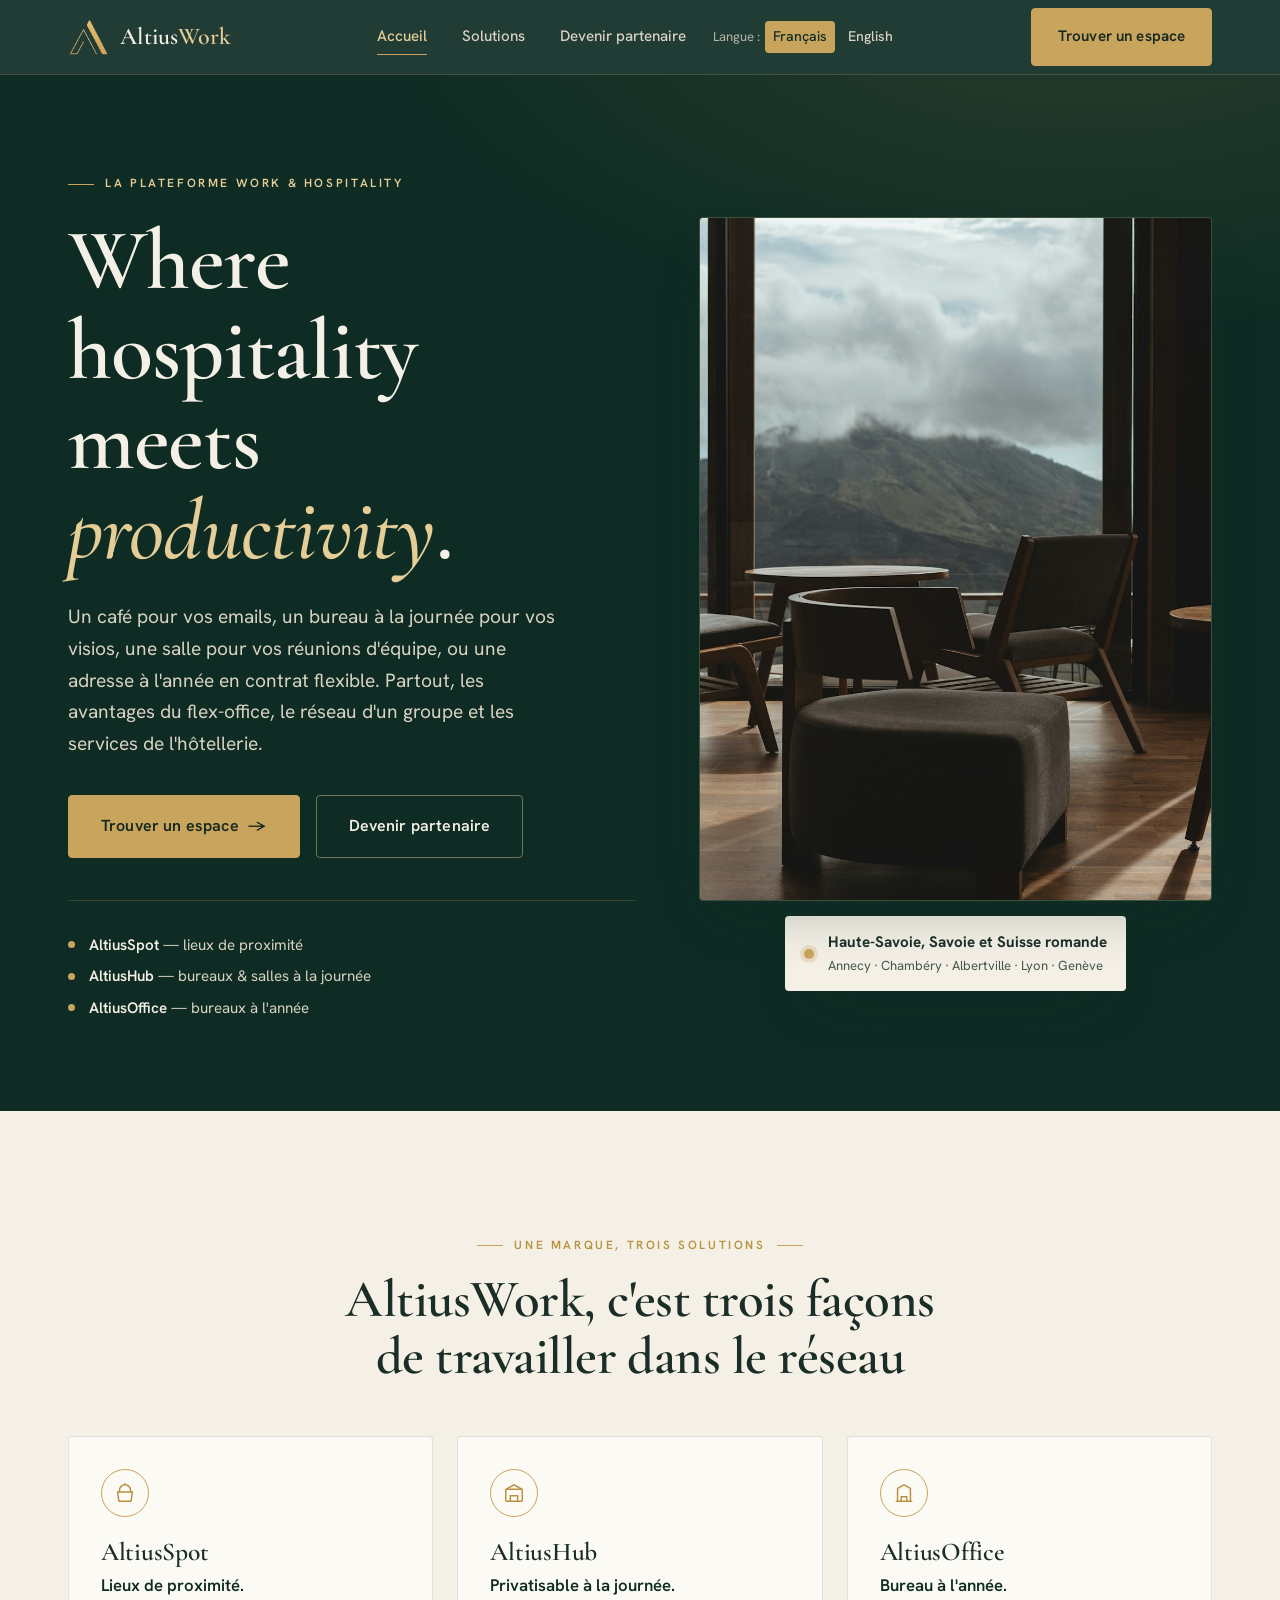
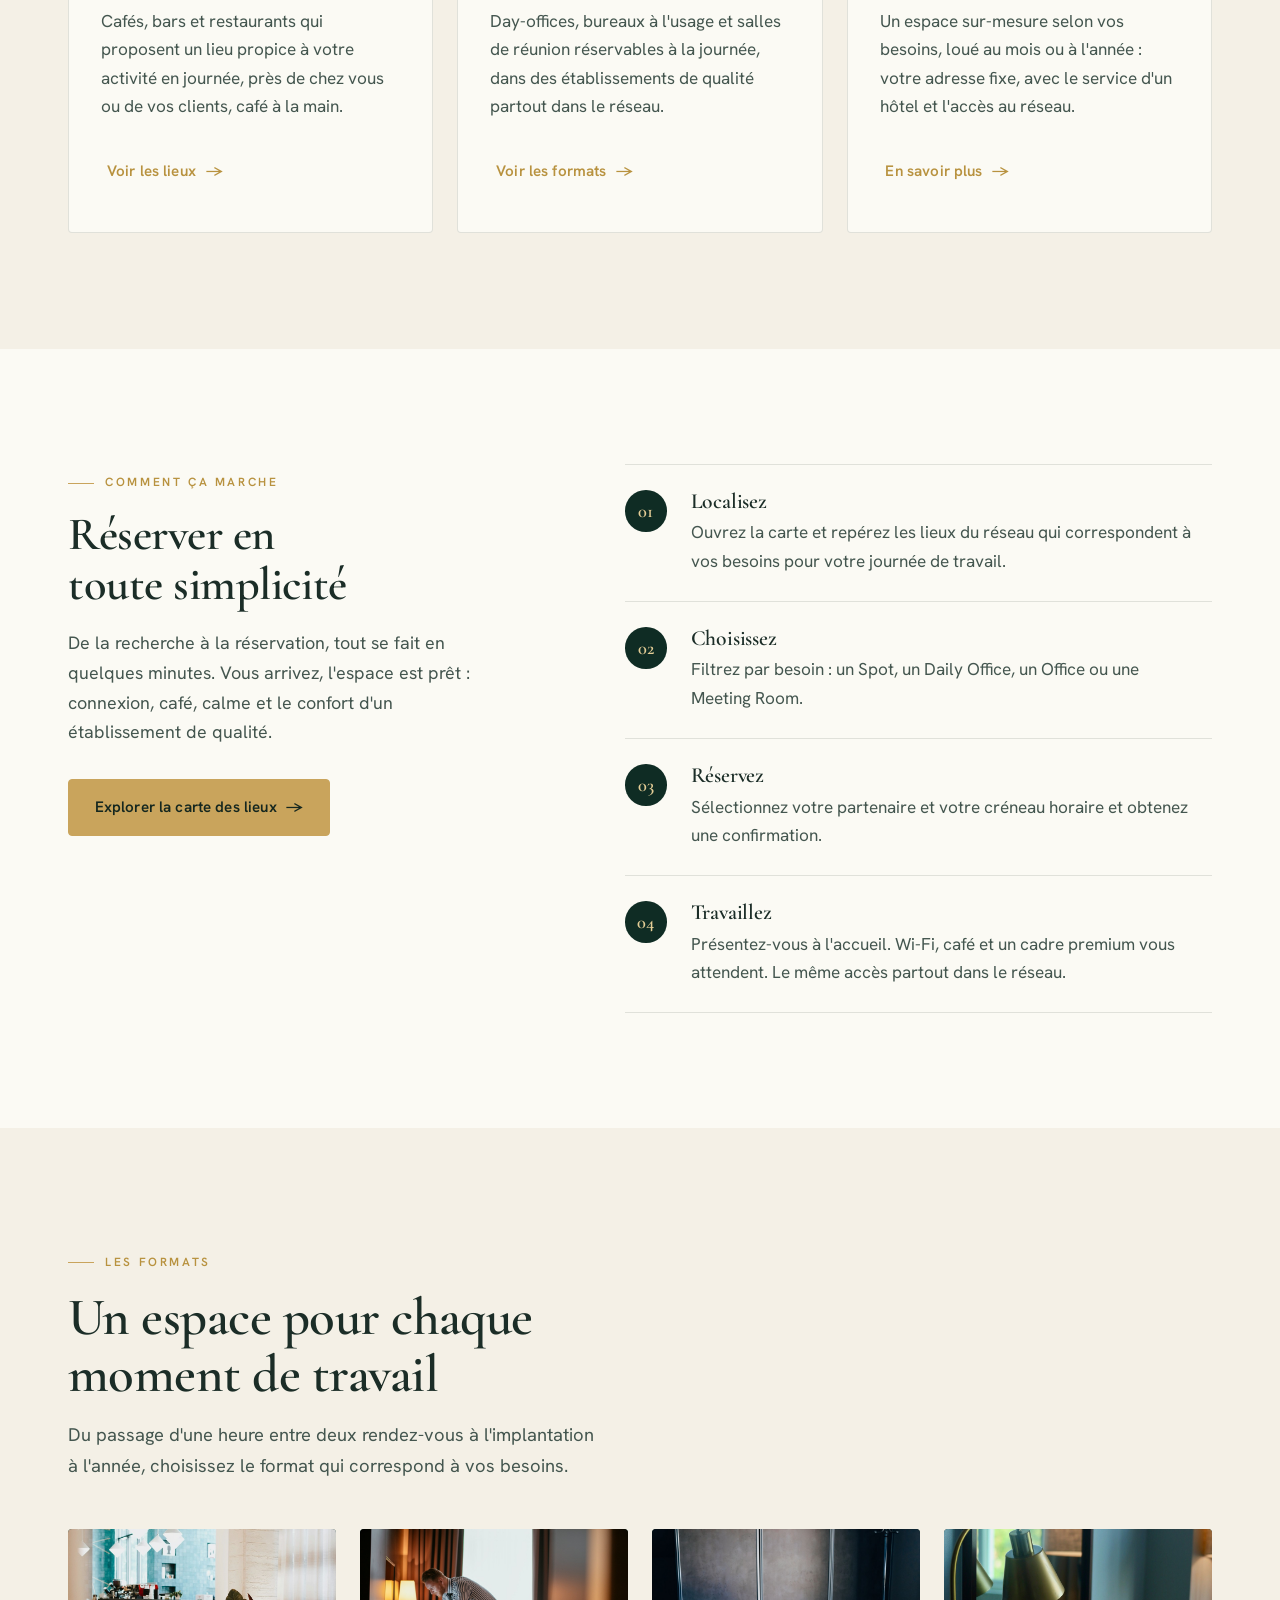
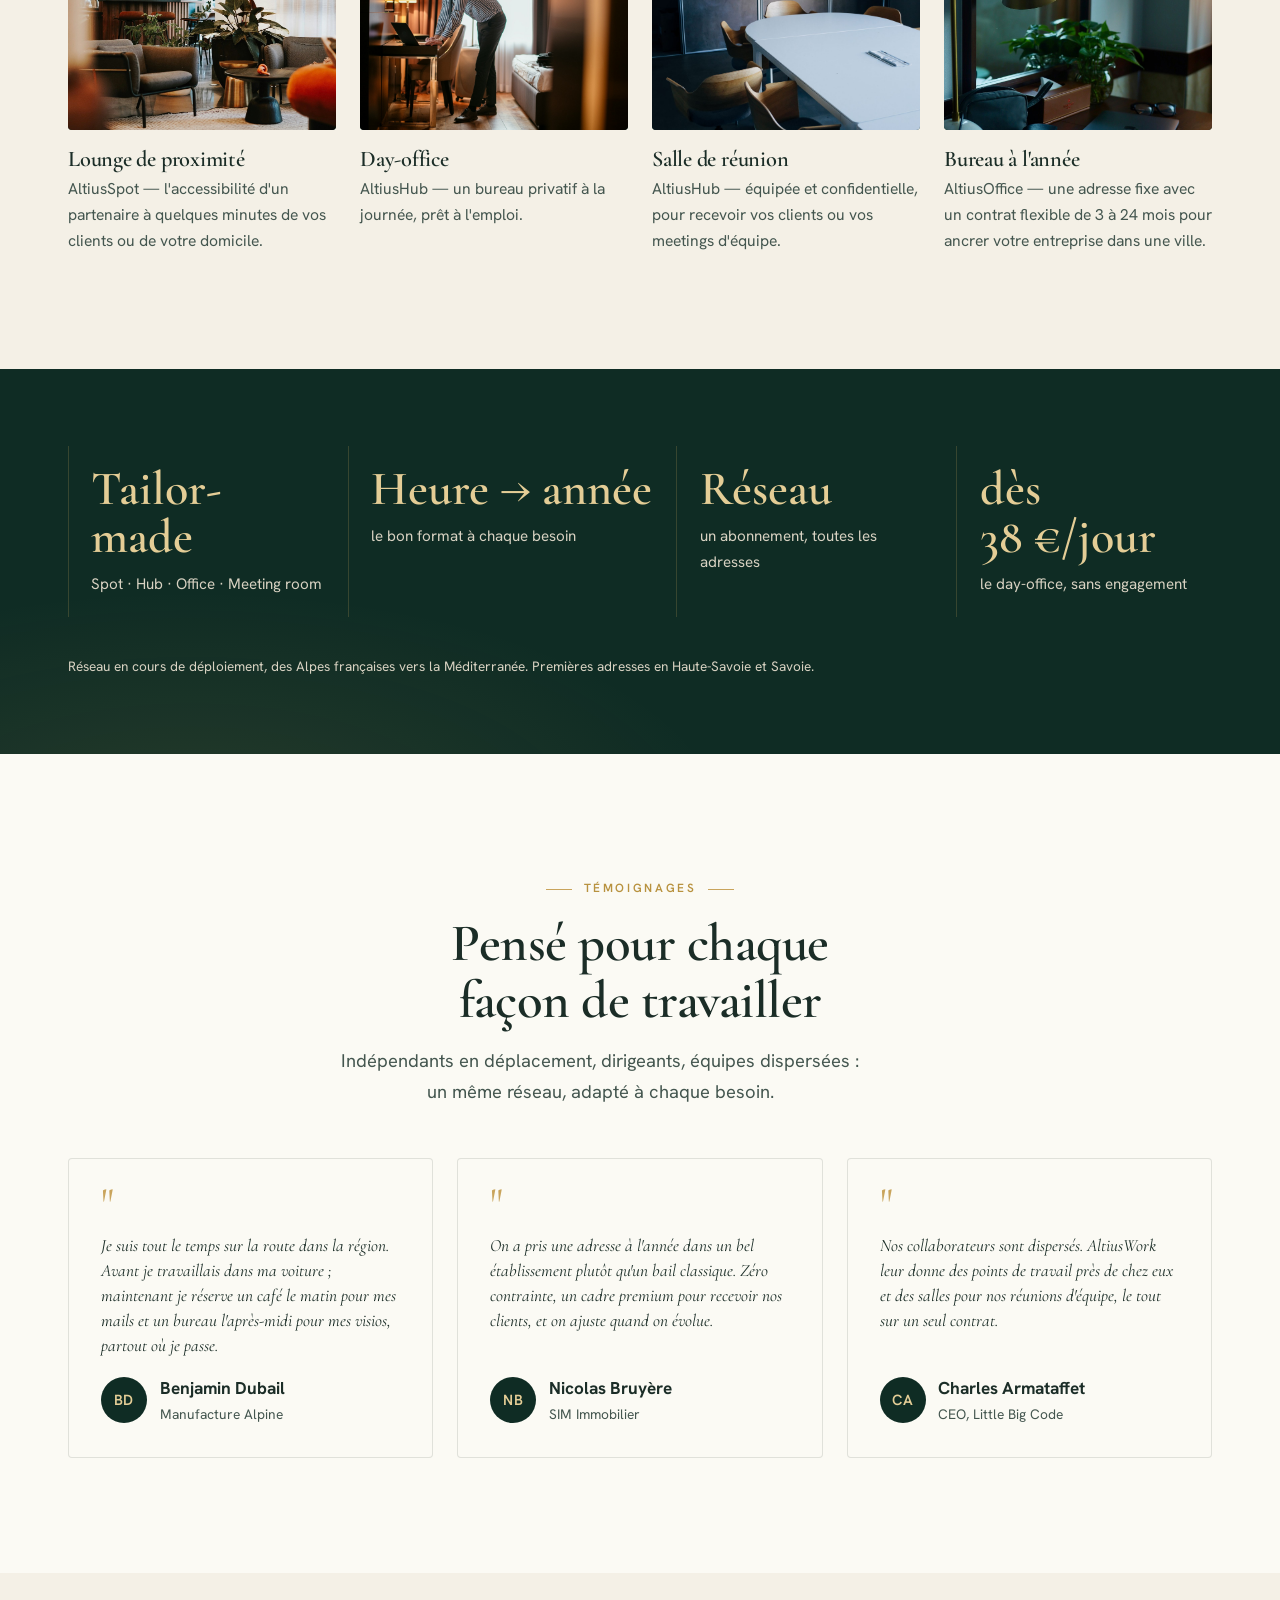
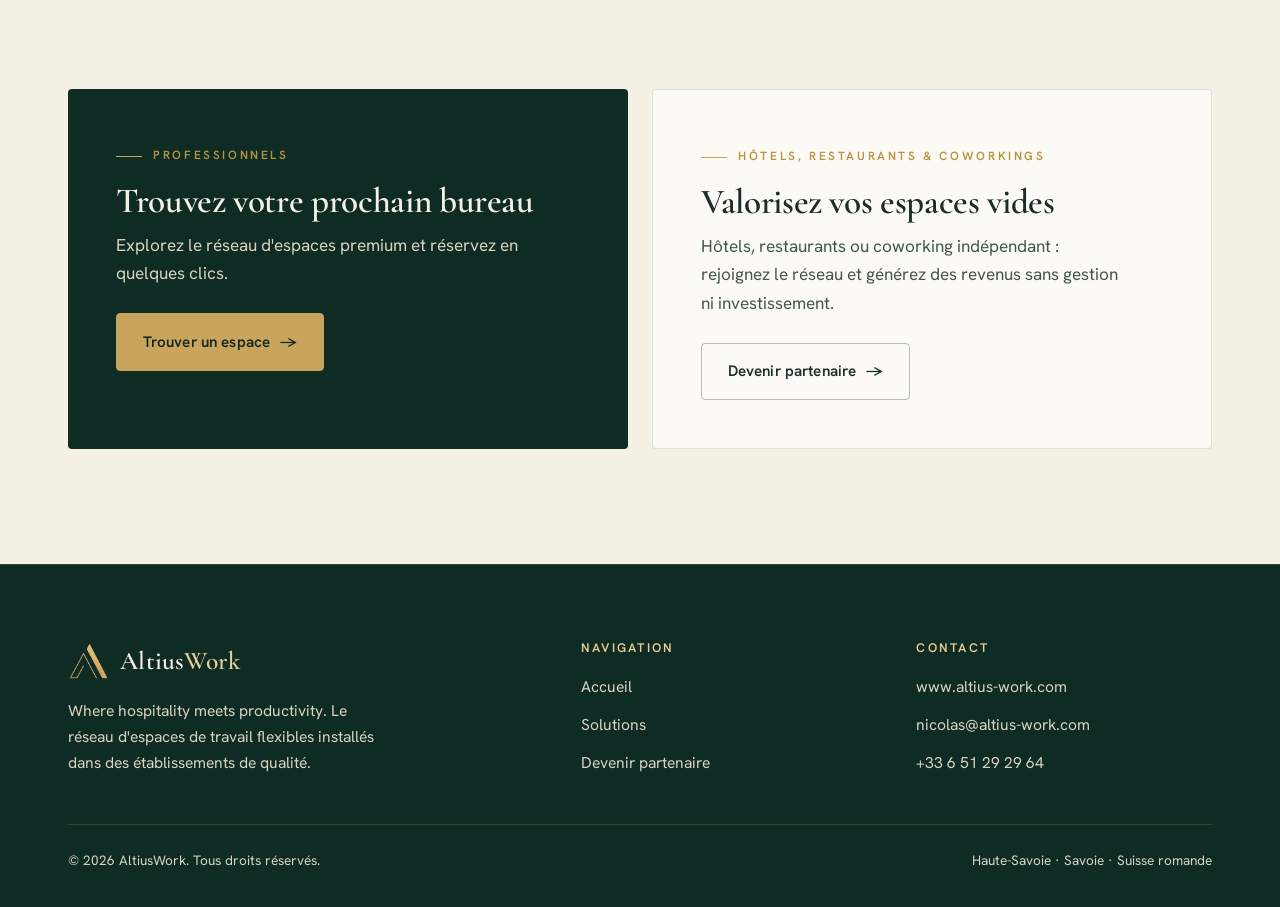
<file: index.html>
<!doctype html>
<html lang="fr">
<head>
<meta charset="utf-8">
<meta name="viewport" content="width=device-width, initial-scale=1">
<title>AltiusWork — Where hospitality meets productivity</title>
<meta name="description" content="AltiusWork : un réseau unique d'espaces de travail premium. Un café pour vos mails, un bureau à la journée, une salle de réunion ou une adresse à l'année, partout, avec le confort de l'hôtellerie.">
<link rel="icon" type="image/png" href="assets/favicon.png">
<link rel="stylesheet" href="assets/altius.css">
</head>
<body>

<!-- ===================== HEADER ===================== -->
<header class="site-header">
  <div class="container nav">
    <a class="brand" href="index.html" aria-label="AltiusWork — accueil">
      <img class="mark" src="assets/logo-mark.png" alt="">
      <span class="word">Altius<b>Work</b></span>
    </a>
    <nav class="nav-menu" id="navMenu">
      <ul class="nav-links">
        <li><a href="index.html" class="active">Accueil</a></li>
        <li><a href="solutions.html">Solutions</a></li>
        <li><a href="partenaires.html">Devenir partenaire</a></li>
        <li class="nav-lang"><span class="lang-label">Langue :</span><a href="index.html" class="active" aria-current="true">Français</a><a href="en/index.html">English</a></li>
      </ul>
      <a class="btn btn-gold nav-mobile-cta" href="solutions.html">Trouver un espace</a>
    </nav>
    <div class="nav-cta">
      <a class="btn btn-gold" href="solutions.html">Trouver un espace</a>
    </div>
    <button class="nav-toggle" id="navToggle" aria-label="Menu"><span></span><span></span><span></span></button>
  </div>
</header>

<!-- ===================== HERO ===================== -->
<section class="hero on-dark">
  <div class="container hero-grid">
    <div class="hero-copy">
      <span class="eyebrow">La plateforme work &amp; hospitality</span>
      <h1>Where hospitality<br>meets <em>productivity</em>.</h1>
      <p class="hero-lead">Un café pour vos emails, un bureau à la journée pour vos visios, une salle pour vos réunions d'équipe, ou une adresse à l'année en contrat flexible. Partout, les avantages du flex-office, le réseau d'un groupe et les services de l'hôtellerie.</p>
      <div class="hero-actions">
        <a class="btn btn-gold btn-lg" href="solutions.html">Trouver un espace <span class="arrow">→</span></a>
        <a class="btn btn-outline btn-lg" href="partenaires.html">Devenir partenaire</a>
      </div>
      <ul class="hero-trust">
        <li><strong>AltiusSpot</strong> — lieux de proximité</li>
        <li><strong>AltiusHub</strong> — bureaux &amp; salles à la journée</li>
        <li><strong>AltiusOffice</strong> — bureaux à l'année</li>
      </ul>
    </div>
    <div class="hero-media">
      <div class="ph hero-ph has-photo"><img src="assets/img/hero.jpg" alt="Espace de travail lumineux dans un établissement de standing"></div>
      <div class="hero-chip">
        <span class="chip-dot"></span>
        <div>
          <strong>Haute-Savoie, Savoie et Suisse romande</strong>
          <span>Annecy · Chambéry · Albertville · Lyon · Genève</span>
        </div>
      </div>
    </div>
  </div>
</section>

<!-- ===================== TROIS MONDES ===================== -->
<section class="section on-cream">
  <div class="container">
    <div class="section-head center reveal">
      <span class="eyebrow center">Une marque, trois solutions</span>
      <h2>AltiusWork, c'est trois façons<br>de travailler dans le réseau</h2>
    </div>
    <div class="grid cols-3 worlds">
      <article class="card reveal">
        <div class="icon-badge">
          <svg viewBox="0 0 24 24" fill="none" stroke="currentColor" stroke-width="1.6"><path d="M5 11h14M6 11V9a6 6 0 0112 0v2M4 11h16l-1 8a2 2 0 01-2 2H7a2 2 0 01-2-2zM12 3V1"/></svg>
        </div>
        <h3>AltiusSpot</h3>
        <p><strong class="card-lead">Lieux de proximité.</strong>Cafés, bars et restaurants qui proposent un lieu propice à votre activité en journée, près de chez vous ou de vos clients, café à la main.</p>
        <a class="btn btn-ghost" href="solutions.html#types">Voir les lieux <span class="arrow">→</span></a>
      </article>
      <article class="card reveal">
        <div class="icon-badge">
          <svg viewBox="0 0 24 24" fill="none" stroke="currentColor" stroke-width="1.6"><rect x="3" y="8" width="18" height="13" rx="1"/><path d="M3 8l9-5 9 5M8 21v-6h8v6M8 12h.01M16 12h.01"/></svg>
        </div>
        <h3>AltiusHub</h3>
        <p><strong class="card-lead">Privatisable à la journée.</strong>Day-offices, bureaux à l'usage et salles de réunion réservables à la journée, dans des établissements de qualité partout dans le réseau.</p>
        <a class="btn btn-ghost" href="solutions.html#types">Voir les formats <span class="arrow">→</span></a>
      </article>
      <article class="card reveal">
        <div class="icon-badge">
          <svg viewBox="0 0 24 24" fill="none" stroke="currentColor" stroke-width="1.6"><path d="M3 21h18M5 21V7l7-4 7 4v14M9 21v-5h6v5"/></svg>
        </div>
        <h3>AltiusOffice</h3>
        <p><strong class="card-lead">Bureau à l'année.</strong>Un espace sur-mesure selon vos besoins, loué au mois ou à l'année : votre adresse fixe, avec le service d'un hôtel et l'accès au réseau.</p>
        <a class="btn btn-ghost" href="solutions.html#types">En savoir plus <span class="arrow">→</span></a>
      </article>
    </div>
  </div>
</section>

<!-- ===================== COMMENT CA MARCHE ===================== -->
<section class="section on-paper">
  <div class="container how">
    <div class="how-left reveal">
      <span class="eyebrow">Comment ça marche</span>
      <h2 class="how-title">Réserver en<br>toute simplicité</h2>
      <p class="lead-sm">De la recherche à la réservation, tout se fait en quelques minutes. Vous arrivez, l'espace est prêt : connexion, café, calme et le confort d'un établissement de qualité.</p>
      <a class="btn btn-gold" href="solutions.html">Explorer la carte des lieux <span class="arrow">→</span></a>
    </div>
    <ol class="steps reveal">
      <li>
        <span class="step-num">01</span>
        <div><h3>Localisez</h3><p>Ouvrez la carte et repérez les lieux du réseau qui correspondent à vos besoins pour votre journée de travail.</p></div>
      </li>
      <li>
        <span class="step-num">02</span>
        <div><h3>Choisissez</h3><p>Filtrez par besoin : un Spot, un Daily Office, un Office ou une Meeting Room.</p></div>
      </li>
      <li>
        <span class="step-num">03</span>
        <div><h3>Réservez</h3><p>Sélectionnez votre partenaire et votre créneau horaire et obtenez une confirmation.</p></div>
      </li>
      <li>
        <span class="step-num">04</span>
        <div><h3>Travaillez</h3><p>Présentez-vous à l'accueil. Wi-Fi, café et un cadre premium vous attendent. Le même accès partout dans le réseau.</p></div>
      </li>
    </ol>
  </div>
</section>

<!-- ===================== TYPES D'ESPACES ===================== -->
<section class="section on-cream">
  <div class="container">
    <div class="section-head reveal">
      <span class="eyebrow">Les formats</span>
      <h2>Un espace pour chaque moment de travail</h2>
      <p class="lead">Du passage d'une heure entre deux rendez-vous à l'implantation à l'année, choisissez le format qui correspond à vos besoins.</p>
    </div>
    <div class="grid cols-4 formats">
      <article class="format-card reveal">
        <div class="ph has-photo"><img src="assets/img/spot.jpg" alt="Travailler dans un café-bar partenaire"></div>
        <h3>Lounge de proximité</h3>
        <p>AltiusSpot — l'accessibilité d'un partenaire à quelques minutes de vos clients ou de votre domicile.</p>
      </article>
      <article class="format-card reveal">
        <div class="ph has-photo"><img src="assets/img/hub.jpg" alt="Day-office privatif à la journée"></div>
        <h3>Day-office</h3>
        <p>AltiusHub — un bureau privatif à la journée, prêt à l'emploi.</p>
      </article>
      <article class="format-card reveal">
        <div class="ph has-photo"><img src="assets/img/meeting.jpg?v=2" alt="Salle de réunion équipée"></div>
        <h3>Salle de réunion</h3>
        <p>AltiusHub — équipée et confidentielle, pour recevoir vos clients ou vos meetings d'équipe.</p>
      </article>
      <article class="format-card reveal">
        <div class="ph has-photo"><img src="assets/img/office.jpg" alt="Chambre transformée en bureau à l'année"></div>
        <h3>Bureau à l'année</h3>
        <p>AltiusOffice — une adresse fixe avec un contrat flexible de 3 à 24 mois pour ancrer votre entreprise dans une ville.</p>
      </article>
    </div>
  </div>
</section>

<!-- ===================== CHIFFRES ===================== -->
<section class="section tight on-dark stats-band">
  <div class="container">
    <div class="grid cols-4 stats">
      <div class="stat reveal"><span class="stat-num">Tailor-made</span><span class="stat-label">Spot · Hub · Office · Meeting room</span></div>
      <div class="stat reveal"><span class="stat-num">Heure&nbsp;→&nbsp;année</span><span class="stat-label">le bon format à chaque besoin</span></div>
      <div class="stat reveal"><span class="stat-num">Réseau</span><span class="stat-label">un abonnement, toutes les adresses</span></div>
      <div class="stat reveal"><span class="stat-num">dès 38&nbsp;€/jour</span><span class="stat-label">le day-office, sans engagement</span></div>
    </div>
    <p class="stats-note reveal">Réseau en cours de déploiement, des Alpes françaises vers la Méditerranée. Premières adresses en Haute-Savoie et Savoie.</p>
  </div>
</section>

<!-- ===================== TEMOIGNAGE ===================== -->
<section class="section on-paper">
  <div class="container">
    <div class="section-head center reveal">
      <span class="eyebrow center">Témoignages</span>
      <h2>Pensé pour chaque façon de travailler</h2>
      <p class="lead">Indépendants en déplacement, dirigeants, équipes dispersées : un même réseau, adapté à chaque besoin.</p>
    </div>
    <div class="grid cols-3 testimonials">
      <article class="tcard reveal">
        <div class="quote-mark">"</div>
        <blockquote>Je suis tout le temps sur la route dans la région. Avant je travaillais dans ma voiture ; maintenant je réserve un café le matin pour mes mails et un bureau l'après-midi pour mes visios, partout où je passe.</blockquote>
        <div class="tby"><span class="tavatar">BD</span><div><strong>Benjamin Dubail</strong><span>Manufacture Alpine</span></div></div>
      </article>
      <article class="tcard reveal">
        <div class="quote-mark">"</div>
        <blockquote>On a pris une adresse à l'année dans un bel établissement plutôt qu'un bail classique. Zéro contrainte, un cadre premium pour recevoir nos clients, et on ajuste quand on évolue.</blockquote>
        <div class="tby"><span class="tavatar">NB</span><div><strong>Nicolas Bruyère</strong><span>SIM Immobilier</span></div></div>
      </article>
      <article class="tcard reveal">
        <div class="quote-mark">"</div>
        <blockquote>Nos collaborateurs sont dispersés. AltiusWork leur donne des points de travail près de chez eux et des salles pour nos réunions d'équipe, le tout sur un seul contrat.</blockquote>
        <div class="tby"><span class="tavatar">CA</span><div><strong>Charles Armataffet</strong><span>CEO, Little Big Code</span></div></div>
      </article>
    </div>
  </div>
</section>

<!-- ===================== DUAL CTA ===================== -->
<section class="section dual-cta on-cream">
  <div class="container">
    <div class="grid cols-2 dual-grid">
      <article class="cta-card cta-clients reveal">
        <span class="eyebrow">Professionnels</span>
        <h3>Trouvez votre prochain bureau</h3>
        <p>Explorez le réseau d'espaces premium et réservez en quelques clics.</p>
        <a class="btn btn-gold" href="solutions.html">Trouver un espace <span class="arrow">→</span></a>
      </article>
      <article class="cta-card cta-hotels reveal">
        <span class="eyebrow">Hôtels, restaurants &amp; coworkings</span>
        <h3>Valorisez vos espaces vides</h3>
        <p>Hôtels, restaurants ou coworking indépendant : rejoignez le réseau et générez des revenus sans gestion ni investissement.</p>
        <a class="btn btn-outline" href="partenaires.html">Devenir partenaire <span class="arrow">→</span></a>
      </article>
    </div>
  </div>
</section>

<!-- ===================== FOOTER ===================== -->
<footer class="site-footer">
  <div class="container">
    <div class="footer-grid">
      <div>
        <a class="brand" href="index.html">
          <img class="mark" src="assets/logo-mark.png" alt="">
          <span class="word">Altius<b>Work</b></span>
        </a>
        <p class="footer-blurb">Where hospitality meets productivity. Le réseau d'espaces de travail flexibles installés dans des établissements de qualité.</p>
      </div>
      <div class="footer-col">
        <h4>Navigation</h4>
        <ul>
          <li><a href="index.html">Accueil</a></li>
          <li><a href="solutions.html">Solutions</a></li>
          <li><a href="partenaires.html">Devenir partenaire</a></li>
        </ul>
      </div>
      <div class="footer-col">
        <h4>Contact</h4>
        <ul>
          <li><a href="https://www.altius-work.com">www.altius-work.com</a></li>
          <li><a href="mailto:nicolas@altius-work.com">nicolas@altius-work.com</a></li>
          <li><a href="tel:+33651292964">+33 6 51 29 29 64</a></li>
        </ul>
      </div>
    </div>
    <div class="footer-bottom">
      <span>© 2026 AltiusWork. Tous droits réservés.</span>
      <span>Haute-Savoie · Savoie · Suisse romande</span>
    </div>
  </div>
</footer>

<link rel="stylesheet" href="assets/home.css">
<script src="assets/site.js"></script>
</body>
</html>
</file>
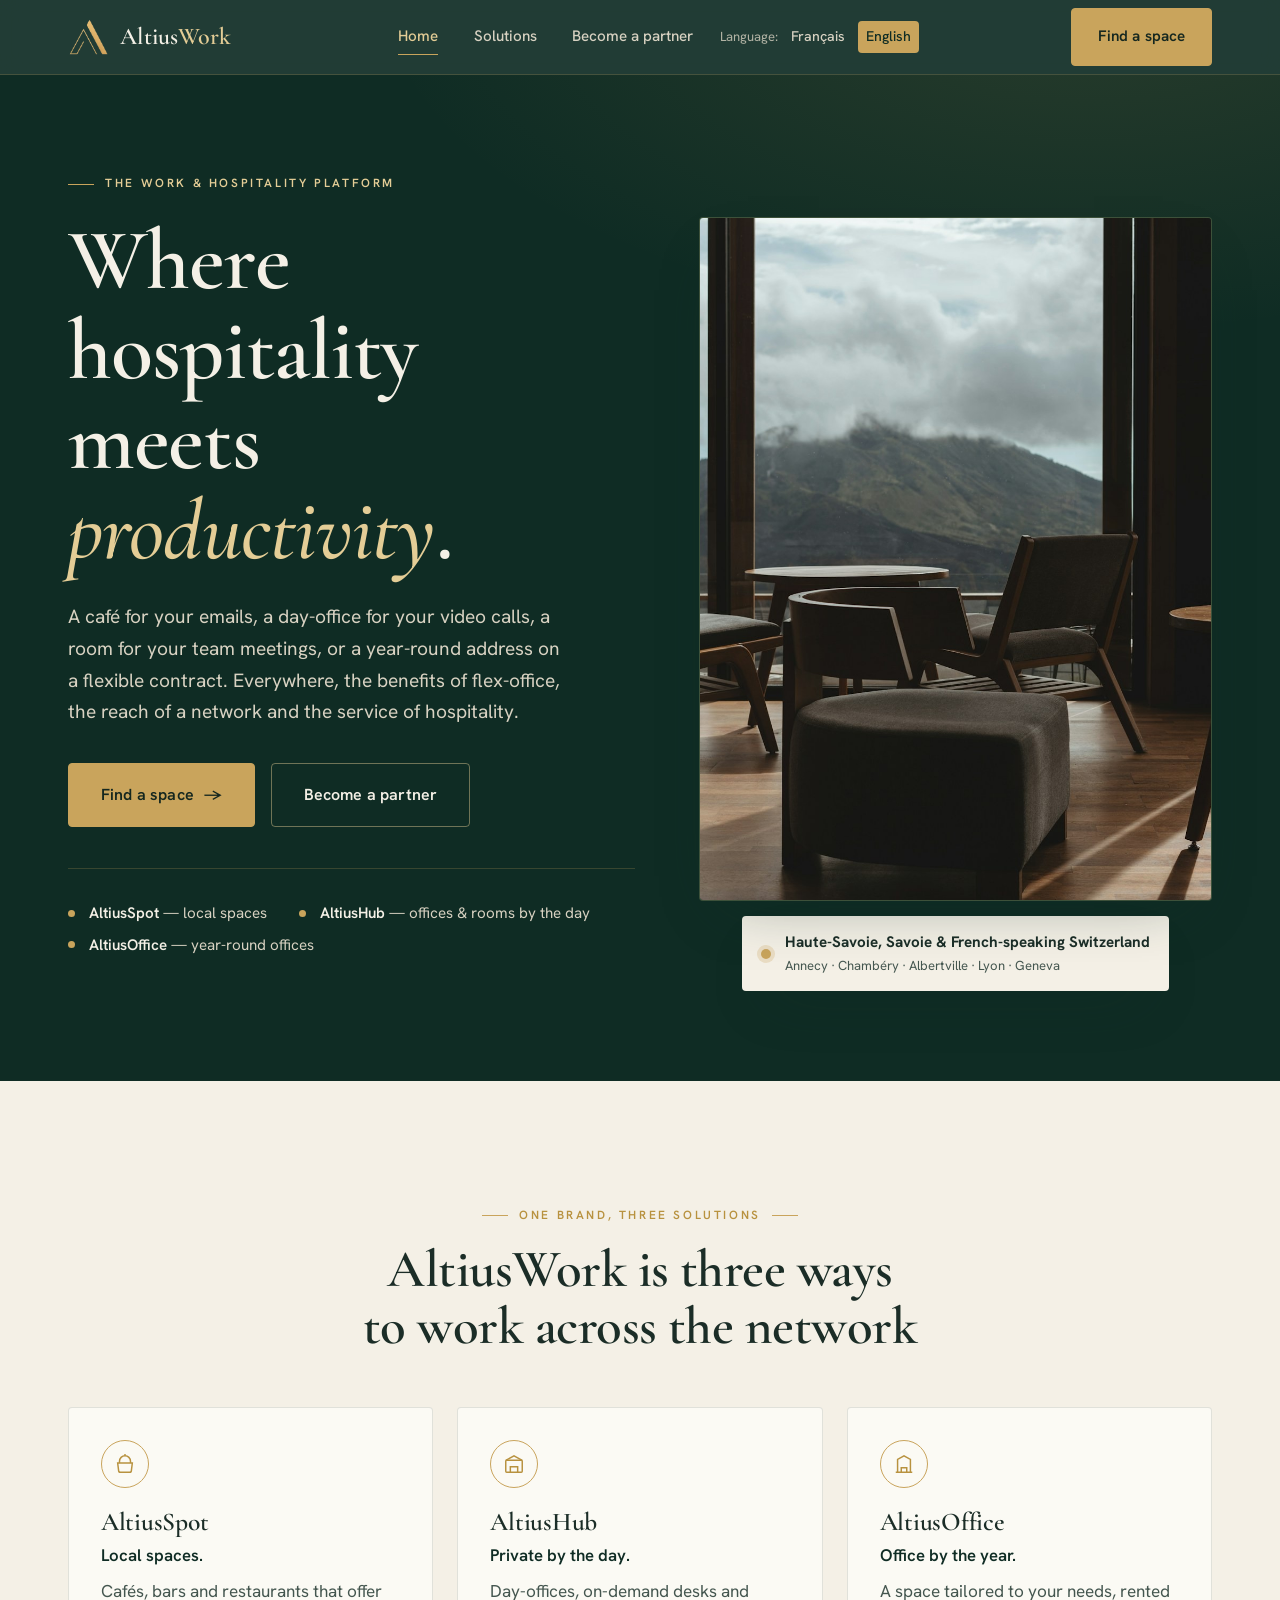
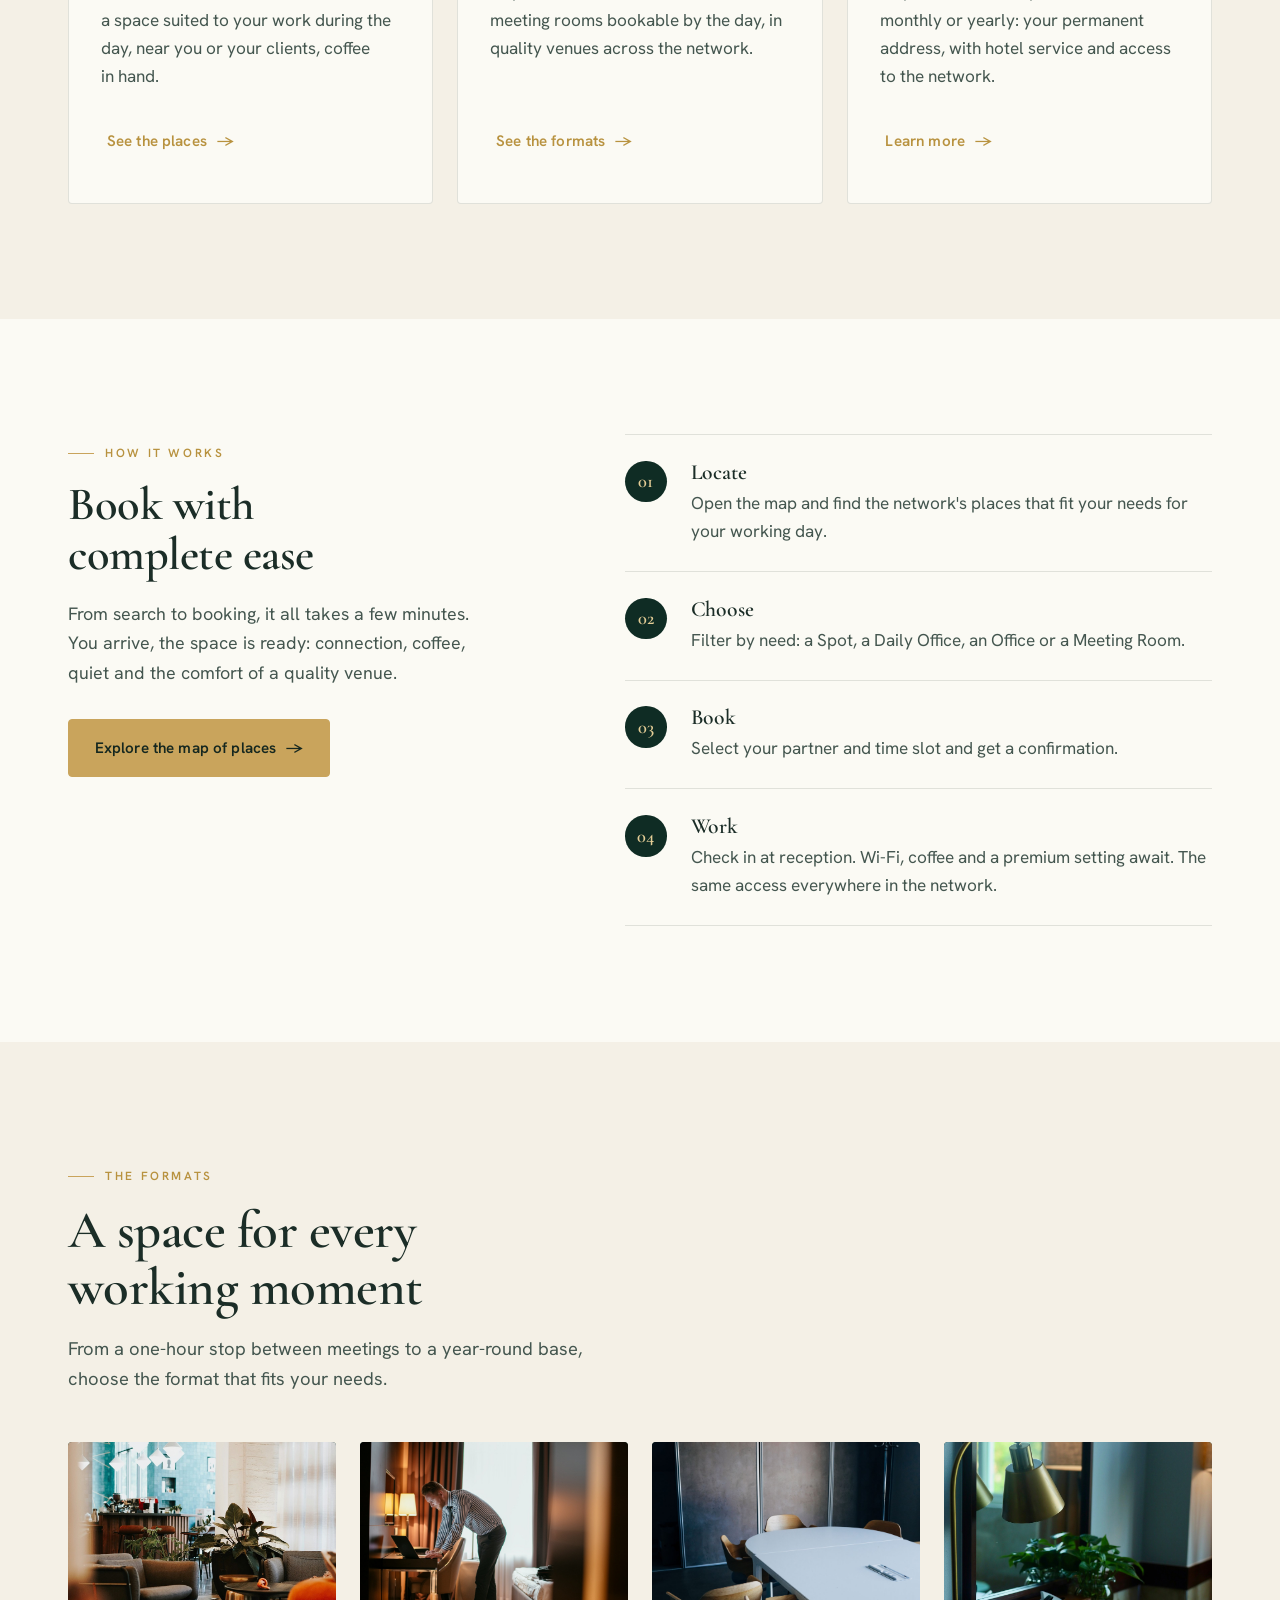
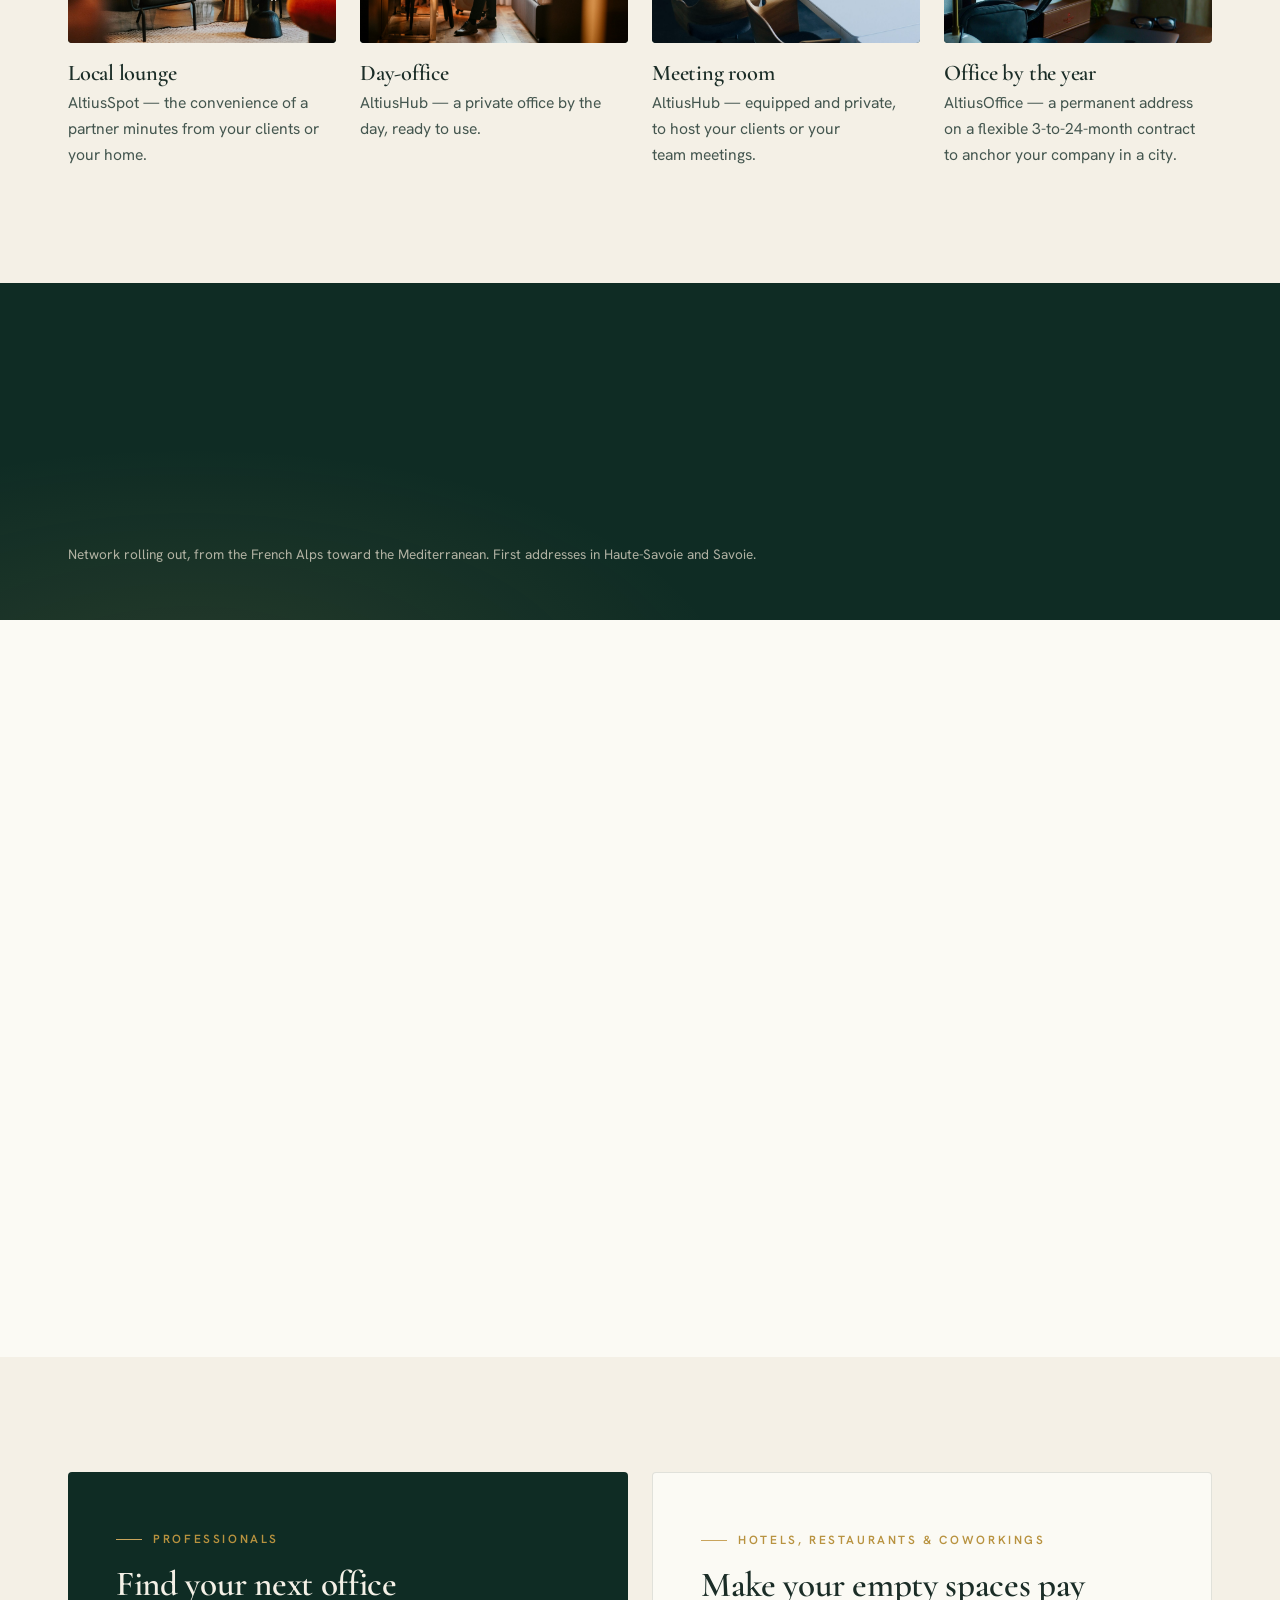
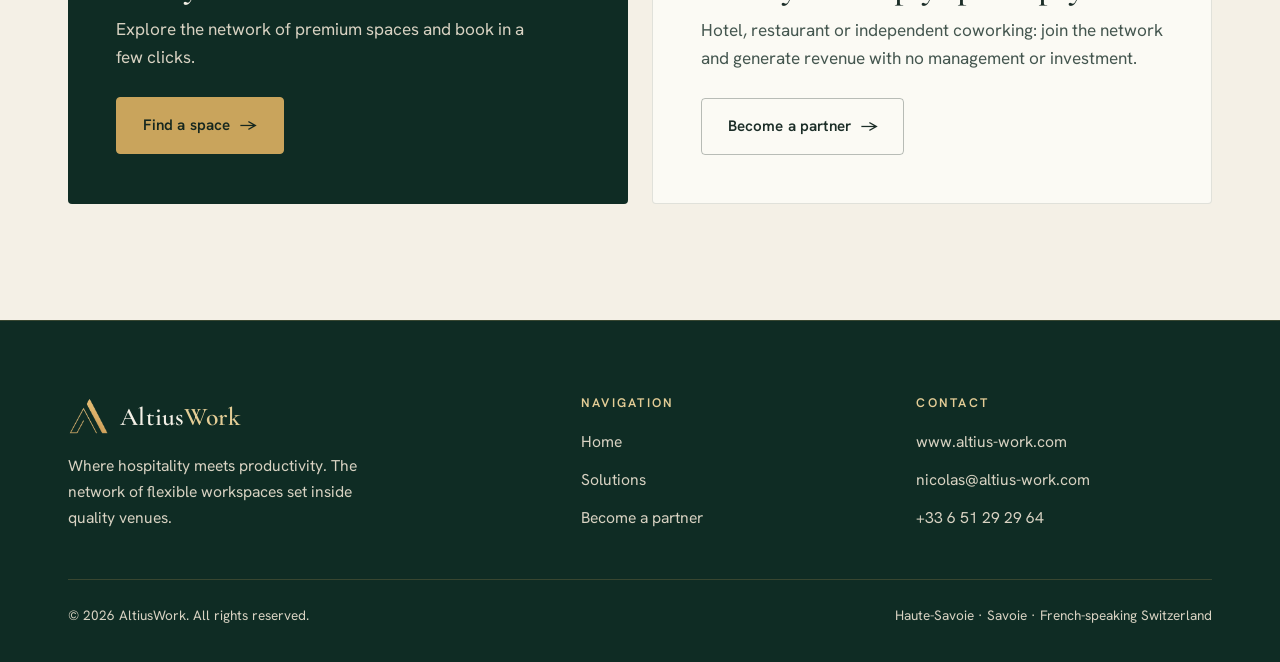
<file: en/index.html>
<!doctype html>
<html lang="en">
<head>
<meta charset="utf-8">
<meta name="viewport" content="width=device-width, initial-scale=1">
<title>AltiusWork — Where hospitality meets productivity</title>
<meta name="description" content="AltiusWork: one unique network of premium workspaces. A café for your emails, an office by the day, a meeting room or a year-round address, everywhere, with the comfort of hospitality.">
<link rel="icon" type="image/png" href="../assets/favicon.png">
<link rel="stylesheet" href="../assets/altius.css">
</head>
<body>

<!-- ===================== HEADER ===================== -->
<header class="site-header">
  <div class="container nav">
    <a class="brand" href="index.html" aria-label="AltiusWork — home">
      <img class="mark" src="../assets/logo-mark.png" alt="">
      <span class="word">Altius<b>Work</b></span>
    </a>
    <nav class="nav-menu" id="navMenu">
      <ul class="nav-links">
        <li><a href="index.html" class="active">Home</a></li>
        <li><a href="solutions.html">Solutions</a></li>
        <li><a href="partenaires.html">Become a partner</a></li>
        <li class="nav-lang"><span class="lang-label">Language:</span><a href="../index.html">Français</a><a href="index.html" class="active" aria-current="true">English</a></li>
      </ul>
      <a class="btn btn-gold nav-mobile-cta" href="solutions.html">Find a space</a>
    </nav>
    <div class="nav-cta">
      <a class="btn btn-gold" href="solutions.html">Find a space</a>
    </div>
    <button class="nav-toggle" id="navToggle" aria-label="Menu"><span></span><span></span><span></span></button>
  </div>
</header>

<!-- ===================== HERO ===================== -->
<section class="hero on-dark">
  <div class="container hero-grid">
    <div class="hero-copy">
      <span class="eyebrow">The work &amp; hospitality platform</span>
      <h1>Where hospitality<br>meets <em>productivity</em>.</h1>
      <p class="hero-lead">A café for your emails, a day-office for your video calls, a room for your team meetings, or a year-round address on a flexible contract. Everywhere, the benefits of flex-office, the reach of a network and the service of hospitality.</p>
      <div class="hero-actions">
        <a class="btn btn-gold btn-lg" href="solutions.html">Find a space <span class="arrow">→</span></a>
        <a class="btn btn-outline btn-lg" href="partenaires.html">Become a partner</a>
      </div>
      <ul class="hero-trust">
        <li><strong>AltiusSpot</strong> — local spaces</li>
        <li><strong>AltiusHub</strong> — offices &amp; rooms by the day</li>
        <li><strong>AltiusOffice</strong> — year-round offices</li>
      </ul>
    </div>
    <div class="hero-media">
      <div class="ph hero-ph has-photo"><img src="../assets/img/hero.jpg" alt="Bright workspace in an upscale venue"></div>
      <div class="hero-chip">
        <span class="chip-dot"></span>
        <div>
          <strong>Haute-Savoie, Savoie &amp; French-speaking Switzerland</strong>
          <span>Annecy · Chambéry · Albertville · Lyon · Geneva</span>
        </div>
      </div>
    </div>
  </div>
</section>

<!-- ===================== THREE WORLDS ===================== -->
<section class="section on-cream">
  <div class="container">
    <div class="section-head center reveal">
      <span class="eyebrow center">One brand, three solutions</span>
      <h2>AltiusWork is three ways<br>to work across the network</h2>
    </div>
    <div class="grid cols-3 worlds">
      <article class="card reveal">
        <div class="icon-badge">
          <svg viewBox="0 0 24 24" fill="none" stroke="currentColor" stroke-width="1.6"><path d="M5 11h14M6 11V9a6 6 0 0112 0v2M4 11h16l-1 8a2 2 0 01-2 2H7a2 2 0 01-2-2zM12 3V1"/></svg>
        </div>
        <h3>AltiusSpot</h3>
        <p><strong class="card-lead">Local spaces.</strong>Cafés, bars and restaurants that offer a space suited to your work during the day, near you or your clients, coffee in hand.</p>
        <a class="btn btn-ghost" href="solutions.html#types">See the places <span class="arrow">→</span></a>
      </article>
      <article class="card reveal">
        <div class="icon-badge">
          <svg viewBox="0 0 24 24" fill="none" stroke="currentColor" stroke-width="1.6"><rect x="3" y="8" width="18" height="13" rx="1"/><path d="M3 8l9-5 9 5M8 21v-6h8v6M8 12h.01M16 12h.01"/></svg>
        </div>
        <h3>AltiusHub</h3>
        <p><strong class="card-lead">Private by the day.</strong>Day-offices, on-demand desks and meeting rooms bookable by the day, in quality venues across the network.</p>
        <a class="btn btn-ghost" href="solutions.html#types">See the formats <span class="arrow">→</span></a>
      </article>
      <article class="card reveal">
        <div class="icon-badge">
          <svg viewBox="0 0 24 24" fill="none" stroke="currentColor" stroke-width="1.6"><path d="M3 21h18M5 21V7l7-4 7 4v14M9 21v-5h6v5"/></svg>
        </div>
        <h3>AltiusOffice</h3>
        <p><strong class="card-lead">Office by the year.</strong>A space tailored to your needs, rented monthly or yearly: your permanent address, with hotel service and access to the network.</p>
        <a class="btn btn-ghost" href="solutions.html#types">Learn more <span class="arrow">→</span></a>
      </article>
    </div>
  </div>
</section>

<!-- ===================== HOW IT WORKS ===================== -->
<section class="section on-paper">
  <div class="container how">
    <div class="how-left reveal">
      <span class="eyebrow">How it works</span>
      <h2 class="how-title">Book with<br>complete ease</h2>
      <p class="lead-sm">From search to booking, it all takes a few minutes. You arrive, the space is ready: connection, coffee, quiet and the comfort of a quality venue.</p>
      <a class="btn btn-gold" href="solutions.html">Explore the map of places <span class="arrow">→</span></a>
    </div>
    <ol class="steps reveal">
      <li>
        <span class="step-num">01</span>
        <div><h3>Locate</h3><p>Open the map and find the network's places that fit your needs for your working day.</p></div>
      </li>
      <li>
        <span class="step-num">02</span>
        <div><h3>Choose</h3><p>Filter by need: a Spot, a Daily Office, an Office or a Meeting Room.</p></div>
      </li>
      <li>
        <span class="step-num">03</span>
        <div><h3>Book</h3><p>Select your partner and time slot and get a confirmation.</p></div>
      </li>
      <li>
        <span class="step-num">04</span>
        <div><h3>Work</h3><p>Check in at reception. Wi-Fi, coffee and a premium setting await. The same access everywhere in the network.</p></div>
      </li>
    </ol>
  </div>
</section>

<!-- ===================== FORMATS ===================== -->
<section class="section on-cream">
  <div class="container">
    <div class="section-head reveal">
      <span class="eyebrow">The formats</span>
      <h2>A space for every working moment</h2>
      <p class="lead">From a one-hour stop between meetings to a year-round base, choose the format that fits your needs.</p>
    </div>
    <div class="grid cols-4 formats">
      <article class="format-card reveal">
        <div class="ph has-photo"><img src="../assets/img/spot.jpg" alt="Working in a partner café-bar"></div>
        <h3>Local lounge</h3>
        <p>AltiusSpot — the convenience of a partner minutes from your clients or your home.</p>
      </article>
      <article class="format-card reveal">
        <div class="ph has-photo"><img src="../assets/img/hub.jpg" alt="Private day-office"></div>
        <h3>Day-office</h3>
        <p>AltiusHub — a private office by the day, ready to use.</p>
      </article>
      <article class="format-card reveal">
        <div class="ph has-photo"><img src="../assets/img/meeting.jpg?v=2" alt="Equipped meeting room"></div>
        <h3>Meeting room</h3>
        <p>AltiusHub — equipped and private, to host your clients or your team meetings.</p>
      </article>
      <article class="format-card reveal">
        <div class="ph has-photo"><img src="../assets/img/office.jpg" alt="Room turned into a year-round office"></div>
        <h3>Office by the year</h3>
        <p>AltiusOffice — a permanent address on a flexible 3-to-24-month contract to anchor your company in a city.</p>
      </article>
    </div>
  </div>
</section>

<!-- ===================== STATS ===================== -->
<section class="section tight on-dark stats-band">
  <div class="container">
    <div class="grid cols-4 stats">
      <div class="stat reveal"><span class="stat-num">Tailor-made</span><span class="stat-label">Spot · Hub · Office · Meeting room</span></div>
      <div class="stat reveal"><span class="stat-num">Hour&nbsp;→&nbsp;year</span><span class="stat-label">the right format for every need</span></div>
      <div class="stat reveal"><span class="stat-num">Network</span><span class="stat-label">one membership, every address</span></div>
      <div class="stat reveal"><span class="stat-num">from&nbsp;€38/day</span><span class="stat-label">the day-office, no commitment</span></div>
    </div>
    <p class="stats-note reveal">Network rolling out, from the French Alps toward the Mediterranean. First addresses in Haute-Savoie and Savoie.</p>
  </div>
</section>

<!-- ===================== TESTIMONIALS ===================== -->
<section class="section on-paper">
  <div class="container">
    <div class="section-head center reveal">
      <span class="eyebrow center">Testimonials</span>
      <h2>Built for every way of working</h2>
      <p class="lead">Independents on the move, executives, distributed teams: one network, suited to every need.</p>
    </div>
    <div class="grid cols-3 testimonials">
      <article class="tcard reveal">
        <div class="quote-mark">"</div>
        <blockquote>I'm constantly on the road across the region. I used to work from my car; now I book a café in the morning for my emails and an office in the afternoon for my video calls, wherever I go.</blockquote>
        <div class="tby"><span class="tavatar">BD</span><div><strong>Benjamin Dubail</strong><span>Manufacture Alpine</span></div></div>
      </article>
      <article class="tcard reveal">
        <div class="quote-mark">"</div>
        <blockquote>We took a year-round address in a beautiful venue instead of a classic lease. Zero constraints, a premium setting to host our clients, and we adjust as we grow.</blockquote>
        <div class="tby"><span class="tavatar">NB</span><div><strong>Nicolas Bruyère</strong><span>SIM Immobilier</span></div></div>
      </article>
      <article class="tcard reveal">
        <div class="quote-mark">"</div>
        <blockquote>Our team is spread out. AltiusWork gives them workspaces close to home and rooms for our team meetings, all on a single contract.</blockquote>
        <div class="tby"><span class="tavatar">CA</span><div><strong>Charles Armataffet</strong><span>CEO, Little Big Code</span></div></div>
      </article>
    </div>
  </div>
</section>

<!-- ===================== DUAL CTA ===================== -->
<section class="section dual-cta on-cream">
  <div class="container">
    <div class="grid cols-2 dual-grid">
      <article class="cta-card cta-clients reveal">
        <span class="eyebrow">Professionals</span>
        <h3>Find your next office</h3>
        <p>Explore the network of premium spaces and book in a few clicks.</p>
        <a class="btn btn-gold" href="solutions.html">Find a space <span class="arrow">→</span></a>
      </article>
      <article class="cta-card cta-hotels reveal">
        <span class="eyebrow">Hotels, restaurants &amp; coworkings</span>
        <h3>Make your empty spaces pay</h3>
        <p>Hotel, restaurant or independent coworking: join the network and generate revenue with no management or investment.</p>
        <a class="btn btn-outline" href="partenaires.html">Become a partner <span class="arrow">→</span></a>
      </article>
    </div>
  </div>
</section>

<!-- ===================== FOOTER ===================== -->
<footer class="site-footer">
  <div class="container">
    <div class="footer-grid">
      <div>
        <a class="brand" href="index.html">
          <img class="mark" src="../assets/logo-mark.png" alt="">
          <span class="word">Altius<b>Work</b></span>
        </a>
        <p class="footer-blurb">Where hospitality meets productivity. The network of flexible workspaces set inside quality venues.</p>
      </div>
      <div class="footer-col">
        <h4>Navigation</h4>
        <ul>
          <li><a href="index.html">Home</a></li>
          <li><a href="solutions.html">Solutions</a></li>
          <li><a href="partenaires.html">Become a partner</a></li>
        </ul>
      </div>
      <div class="footer-col">
        <h4>Contact</h4>
        <ul>
          <li><a href="https://www.altius-work.com">www.altius-work.com</a></li>
          <li><a href="mailto:nicolas@altius-work.com">nicolas@altius-work.com</a></li>
          <li><a href="tel:+33651292964">+33 6 51 29 29 64</a></li>
        </ul>
      </div>
    </div>
    <div class="footer-bottom">
      <span>© 2026 AltiusWork. All rights reserved.</span>
      <span>Haute-Savoie · Savoie · French-speaking Switzerland</span>
    </div>
  </div>
</footer>

<link rel="stylesheet" href="../assets/home.css">
<script src="../assets/site.js"></script>
</body>
</html>
</file>
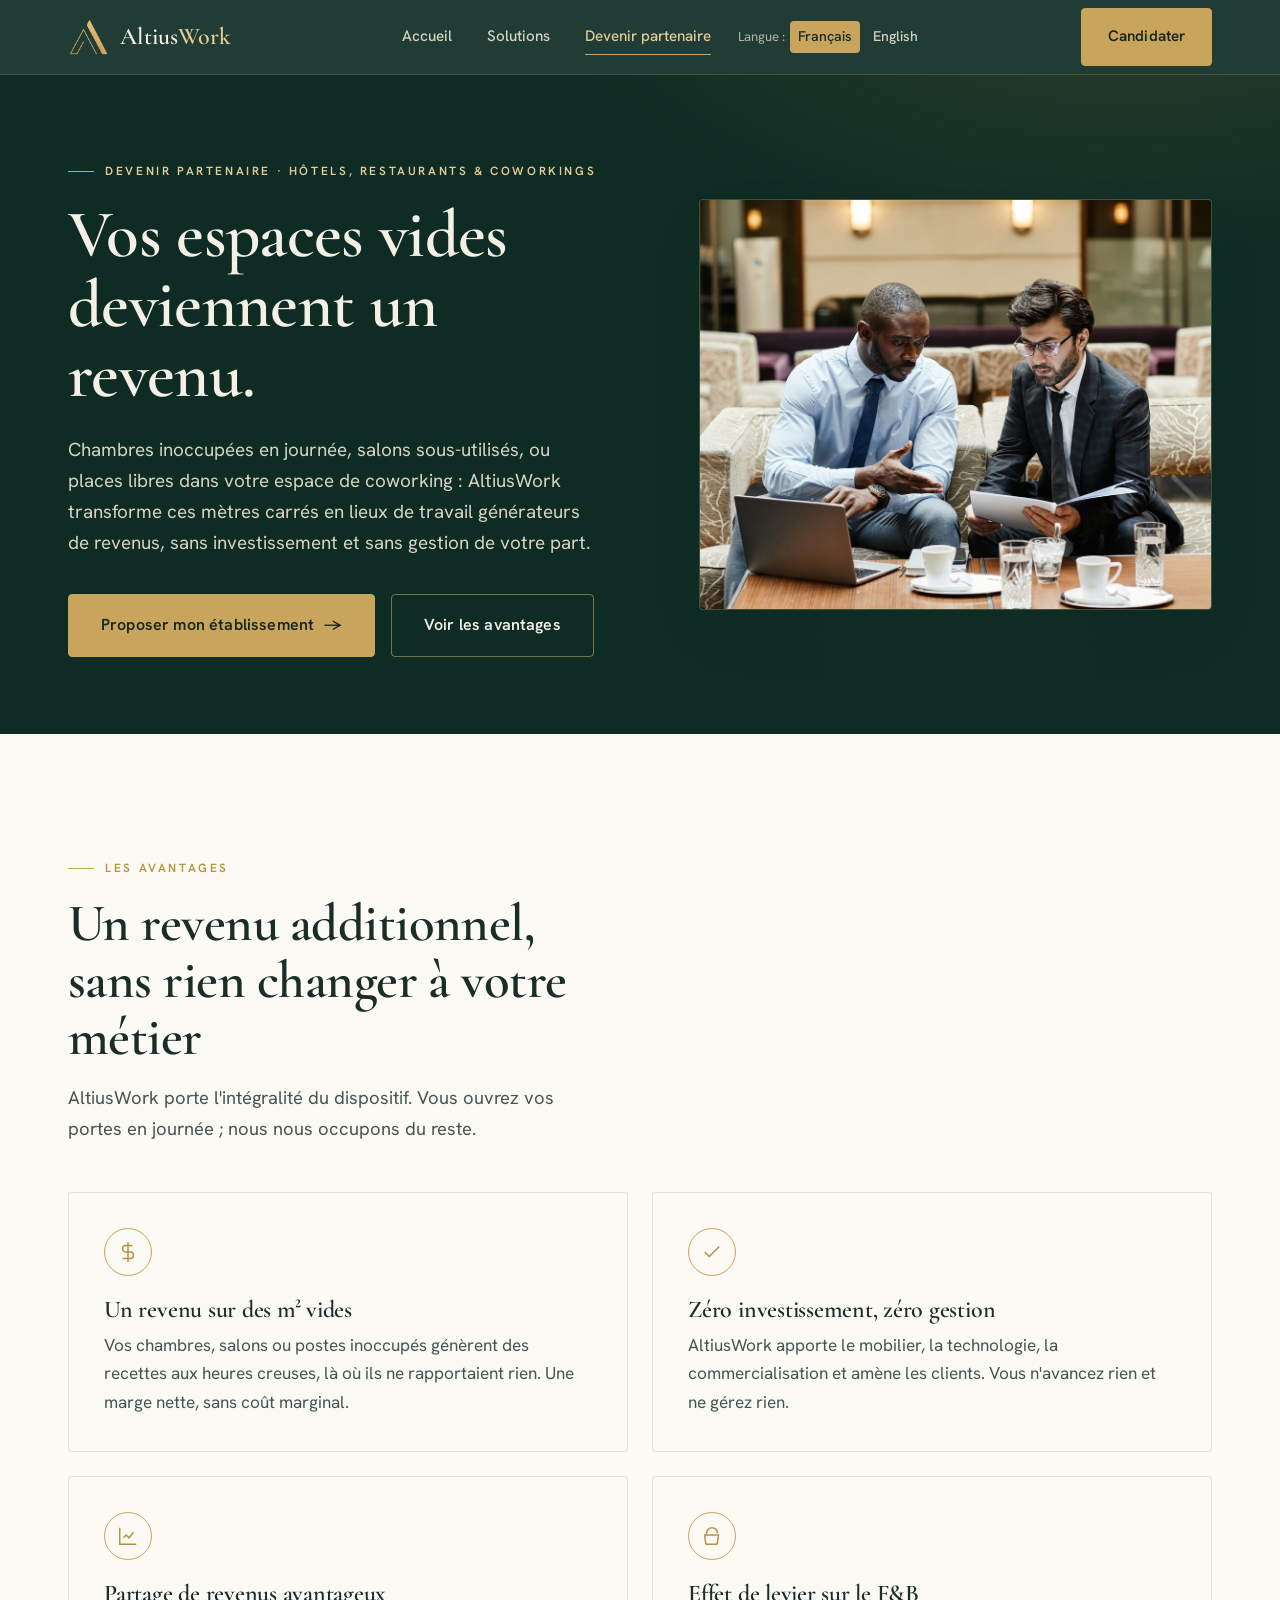
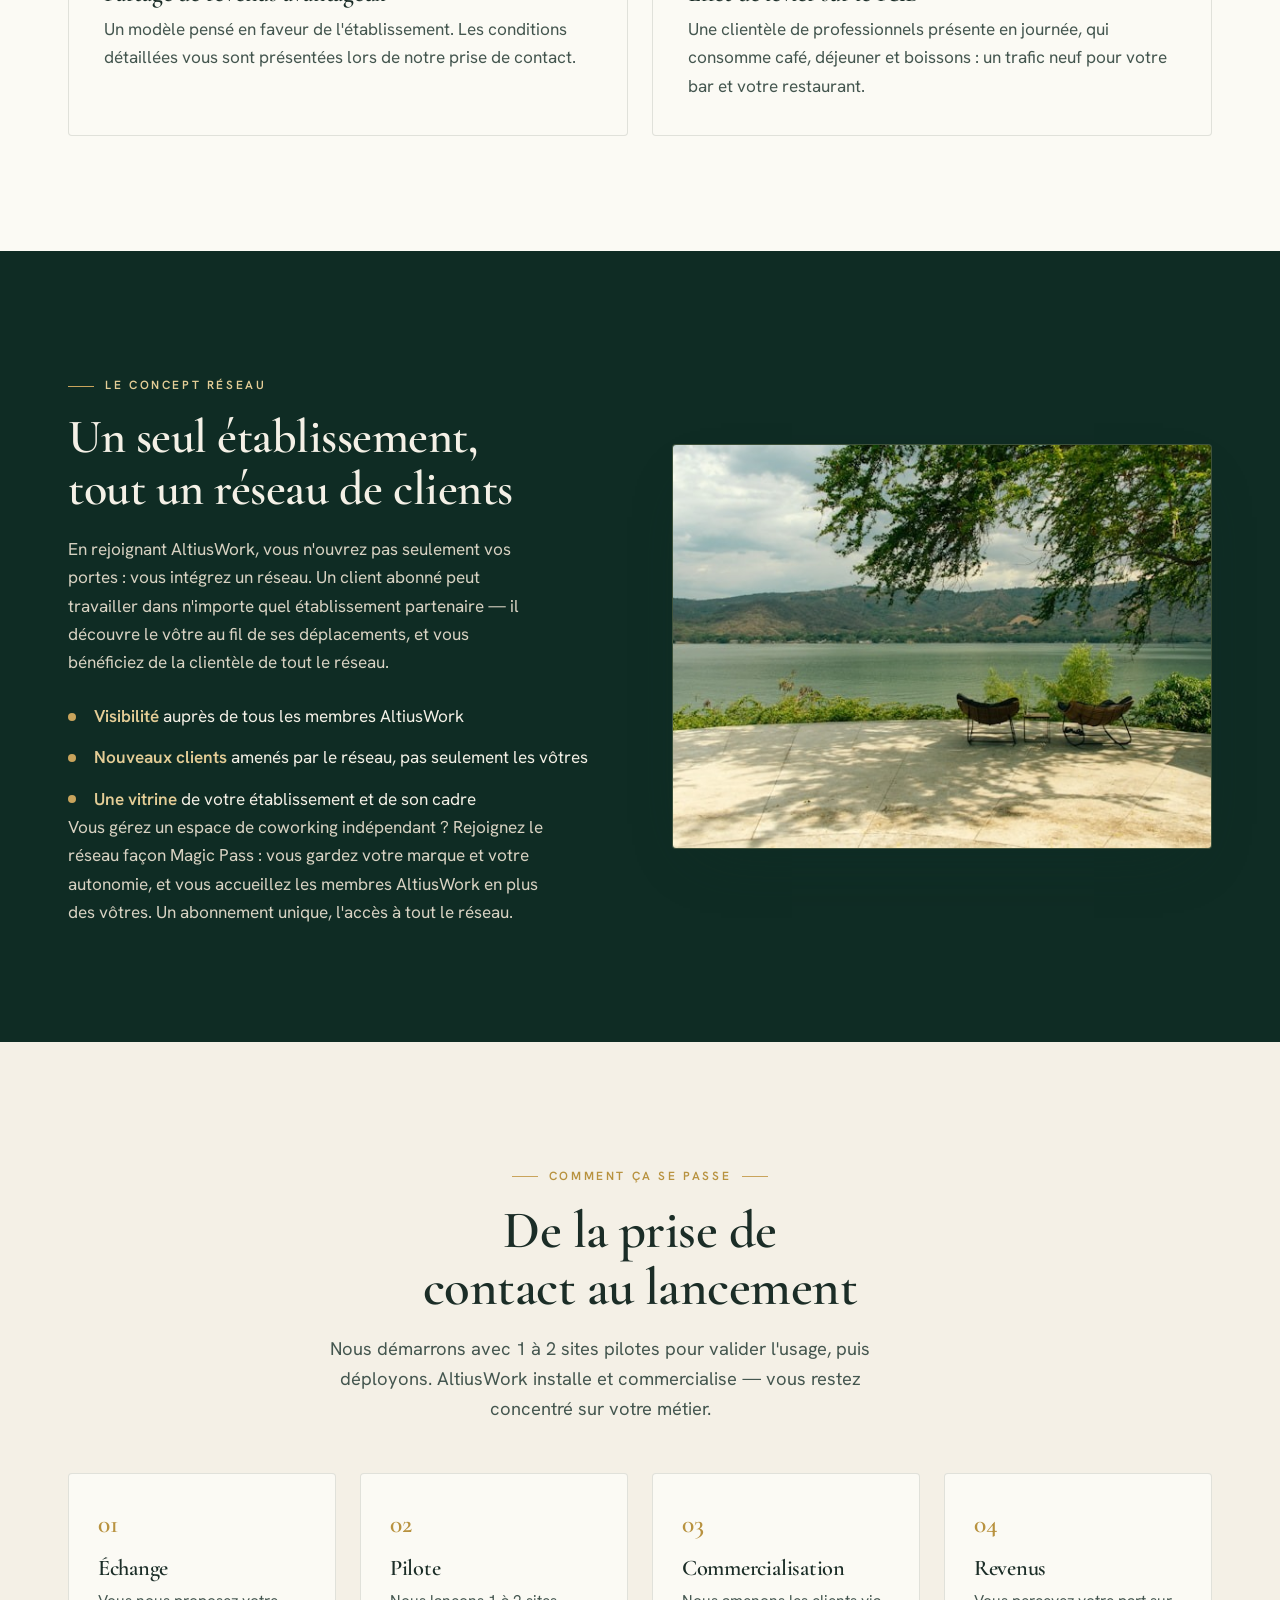
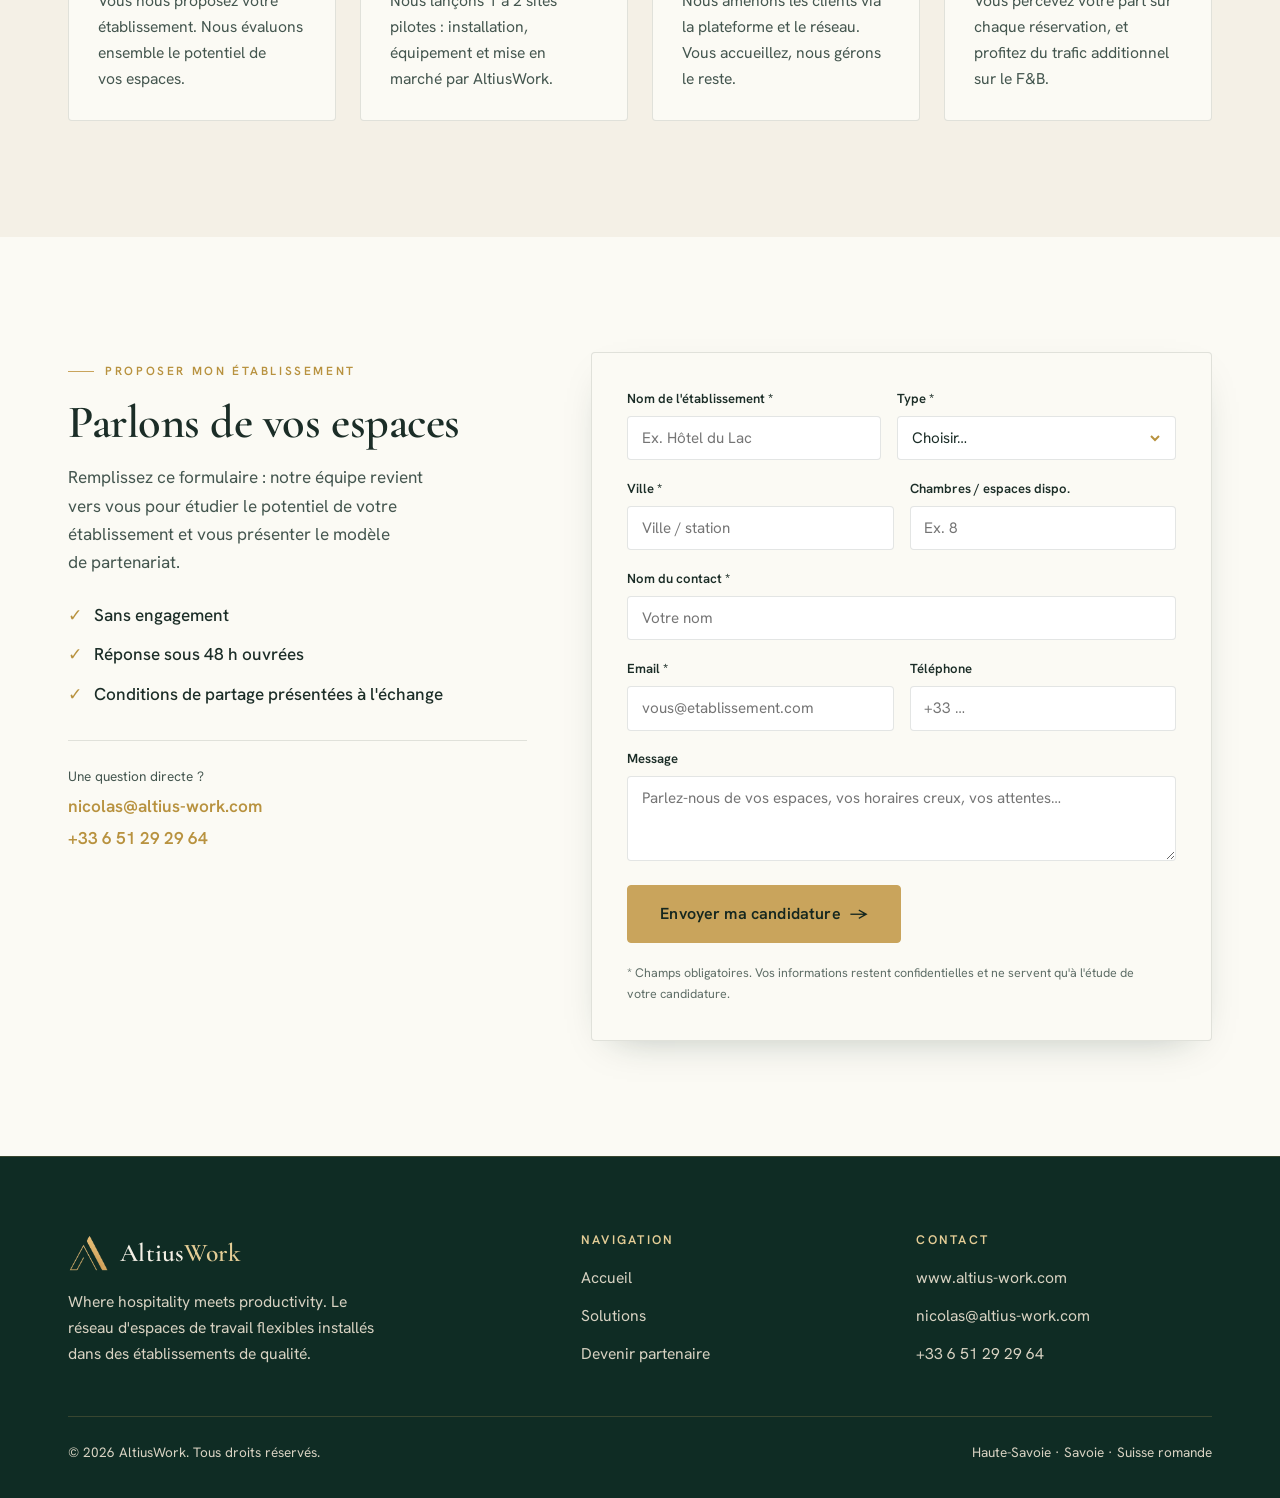
<file: partenaires.html>
<!doctype html>
<html lang="fr">
<head>
<meta charset="utf-8">
<meta name="viewport" content="width=device-width, initial-scale=1">
<title>Devenir partenaire — AltiusWork</title>
<meta name="description" content="Monétisez vos espaces vides en journée. Zéro investissement, zéro gestion : AltiusWork installe, équipe et commercialise. Modèle de partage de revenus avantageux pour les hôtels, restaurants-bars et espaces de coworking indépendants.">
<link rel="icon" type="image/png" href="assets/favicon.png">
<link rel="stylesheet" href="assets/altius.css">
</head>
<body>

<!-- ===================== HEADER ===================== -->
<header class="site-header">
  <div class="container nav">
    <a class="brand" href="index.html" aria-label="AltiusWork — accueil">
      <img class="mark" src="assets/logo-mark.png" alt="">
      <span class="word">Altius<b>Work</b></span>
    </a>
    <nav class="nav-menu" id="navMenu">
      <ul class="nav-links">
        <li><a href="index.html">Accueil</a></li>
        <li><a href="solutions.html">Solutions</a></li>
        <li><a href="partenaires.html" class="active">Devenir partenaire</a></li>
        <li class="nav-lang"><span class="lang-label">Langue :</span><a href="partenaires.html" class="active" aria-current="true">Français</a><a href="en/partenaires.html">English</a></li>
      </ul>
      <a class="btn btn-gold nav-mobile-cta" href="#candidature">Candidater</a>
    </nav>
    <div class="nav-cta">
      <a class="btn btn-gold" href="#candidature">Candidater</a>
    </div>
    <button class="nav-toggle" id="navToggle" aria-label="Menu"><span></span><span></span><span></span></button>
  </div>
</header>

<!-- ===================== PAGE HERO ===================== -->
<section class="page-hero on-dark">
  <div class="container partner-hero">
    <div class="partner-hero-text">
      <span class="eyebrow">Devenir partenaire · Hôtels, restaurants &amp; coworkings</span>
      <h1>Vos espaces vides<br>deviennent un revenu.</h1>
      <p class="page-hero-lead">Chambres inoccupées en journée, salons sous-utilisés, ou places libres dans votre espace de coworking : AltiusWork transforme ces mètres carrés en lieux de travail générateurs de revenus, sans investissement et sans gestion de votre part.</p>
      <div class="page-hero-actions">
        <a class="btn btn-gold btn-lg" href="#candidature">Proposer mon établissement <span class="arrow">→</span></a>
        <a class="btn btn-outline btn-lg" href="#avantages">Voir les avantages</a>
      </div>
    </div>
    <div class="partner-hero-media">
      <div class="ph hero-ph has-photo"><img src="assets/img/partner.jpg" alt="Salon d'hôtel accueillant des professionnels en journée"></div>
    </div>
  </div>
</section>

<!-- ===================== AVANTAGES ===================== -->
<section class="section on-paper" id="avantages">
  <div class="container">
    <div class="section-head reveal">
      <span class="eyebrow">Les avantages</span>
      <h2>Un revenu additionnel,<br>sans rien changer à votre métier</h2>
      <p class="lead">AltiusWork porte l'intégralité du dispositif. Vous ouvrez vos portes en journée ; nous nous occupons du reste.</p>
    </div>
    <div class="grid cols-2 adv-grid">
      <article class="adv-card reveal">
        <div class="icon-badge"><svg viewBox="0 0 24 24" fill="none" stroke="currentColor" stroke-width="1.6"><path d="M12 1v22M17 5H9.5a3.5 3.5 0 000 7h5a3.5 3.5 0 010 7H6"/></svg></div>
        <h3>Un revenu sur des m² vides</h3>
        <p>Vos chambres, salons ou postes inoccupés génèrent des recettes aux heures creuses, là où ils ne rapportaient rien. Une marge nette, sans coût marginal.</p>
      </article>
      <article class="adv-card reveal">
        <div class="icon-badge"><svg viewBox="0 0 24 24" fill="none" stroke="currentColor" stroke-width="1.6"><path d="M20 6L9 17l-5-5"/></svg></div>
        <h3>Zéro investissement, zéro gestion</h3>
        <p>AltiusWork apporte le mobilier, la technologie, la commercialisation et amène les clients. Vous n'avancez rien et ne gérez rien.</p>
      </article>
      <article class="adv-card reveal">
        <div class="icon-badge"><svg viewBox="0 0 24 24" fill="none" stroke="currentColor" stroke-width="1.6"><path d="M3 3v18h18M7 14l3-3 3 3 5-6"/></svg></div>
        <h3>Partage de revenus avantageux</h3>
        <p>Un modèle pensé en faveur de l'établissement. Les conditions détaillées vous sont présentées lors de notre prise de contact.</p>
      </article>
      <article class="adv-card reveal">
        <div class="icon-badge"><svg viewBox="0 0 24 24" fill="none" stroke="currentColor" stroke-width="1.6"><path d="M5 11h13M6 11V9a6 6 0 0112 0M4 11h15l-1 8a2 2 0 01-2 2H7a2 2 0 01-2-2z"/></svg></div>
        <h3>Effet de levier sur le F&amp;B</h3>
        <p>Une clientèle de professionnels présente en journée, qui consomme café, déjeuner et boissons : un trafic neuf pour votre bar et votre restaurant.</p>
      </article>
    </div>
  </div>
</section>

<!-- ===================== CONCEPT RESEAU ===================== -->
<section class="section on-dark">
  <div class="container network">
    <div class="network-text reveal">
      <span class="eyebrow">Le concept réseau</span>
      <h2>Un seul établissement,<br>tout un réseau de clients</h2>
      <p>En rejoignant AltiusWork, vous n'ouvrez pas seulement vos portes : vous intégrez un réseau. Un client abonné peut travailler dans n'importe quel établissement partenaire — il découvre le vôtre au fil de ses déplacements, et vous bénéficiez de la clientèle de tout le réseau.</p>
      <ul class="network-list">
        <li><strong>Visibilité</strong> auprès de tous les membres AltiusWork</li>
        <li><strong>Nouveaux clients</strong> amenés par le réseau, pas seulement les vôtres</li>
        <li><strong>Une vitrine</strong> de votre établissement et de son cadre</li>
      </ul>
      <p class="network-coworking">Vous gérez un espace de coworking indépendant ? Rejoignez le réseau façon Magic Pass : vous gardez votre marque et votre autonomie, et vous accueillez les membres AltiusWork en plus des vôtres. Un abonnement unique, l'accès à tout le réseau.</p>
    </div>
    <div class="network-media reveal">
      <div class="ph hero-ph has-photo"><img src="assets/img/landscape.jpg" alt="Réseau d'établissements en Haute-Savoie et Savoie"></div>
    </div>
  </div>
</section>

<!-- ===================== COMMENT CA SE PASSE ===================== -->
<section class="section on-cream">
  <div class="container">
    <div class="section-head center reveal">
      <span class="eyebrow center">Comment ça se passe</span>
      <h2>De la prise de contact au lancement</h2>
      <p class="lead">Nous démarrons avec 1 à 2 sites pilotes pour valider l'usage, puis déployons. AltiusWork installe et commercialise — vous restez concentré sur votre métier.</p>
    </div>
    <div class="grid cols-4 partner-steps">
      <div class="pstep reveal"><span class="step-num">01</span><h3>Échange</h3><p>Vous nous proposez votre établissement. Nous évaluons ensemble le potentiel de vos espaces.</p></div>
      <div class="pstep reveal"><span class="step-num">02</span><h3>Pilote</h3><p>Nous lançons 1 à 2 sites pilotes : installation, équipement et mise en marché par AltiusWork.</p></div>
      <div class="pstep reveal"><span class="step-num">03</span><h3>Commercialisation</h3><p>Nous amenons les clients via la plateforme et le réseau. Vous accueillez, nous gérons le reste.</p></div>
      <div class="pstep reveal"><span class="step-num">04</span><h3>Revenus</h3><p>Vous percevez votre part sur chaque réservation, et profitez du trafic additionnel sur le F&amp;B.</p></div>
    </div>
  </div>
</section>

<!-- ===================== FORMULAIRE ===================== -->
<section class="section on-paper" id="candidature">
  <div class="container">
    <div class="apply-grid">
      <div class="apply-aside reveal">
        <span class="eyebrow">Proposer mon établissement</span>
        <h2>Parlons de vos espaces</h2>
        <p>Remplissez ce formulaire : notre équipe revient vers vous pour étudier le potentiel de votre établissement et vous présenter le modèle de partenariat.</p>
        <ul class="apply-points">
          <li>Sans engagement</li>
          <li>Réponse sous 48&nbsp;h ouvrées</li>
          <li>Conditions de partage présentées à l'échange</li>
        </ul>
        <div class="apply-contact">
          <span>Une question directe&nbsp;?</span>
          <a href="mailto:nicolas@altius-work.com">nicolas@altius-work.com</a>
          <a href="tel:+33651292964">+33 6 51 29 29 64</a>
        </div>
      </div>

      <form class="contact-form apply-form" action="https://formspree.io/f/xbdvjdvn" method="POST" data-ok="partOk">
        <div class="field two">
          <div>
            <label for="p-estab">Nom de l'établissement *</label>
            <input id="p-estab" name="establishment" type="text" required placeholder="Ex. Hôtel du Lac">
          </div>
          <div>
            <label for="p-type">Type *</label>
            <select id="p-type" name="type" required>
              <option value="">Choisir…</option>
              <option>Hôtel</option>
              <option>Restaurant / Bar (AltiusSpot)</option>
              <option>Espace de coworking indépendant</option>
              <option>Autre établissement</option>
            </select>
          </div>
        </div>
        <div class="field two">
          <div>
            <label for="p-city">Ville *</label>
            <input id="p-city" name="city" type="text" required placeholder="Ville / station">
          </div>
          <div>
            <label for="p-spaces">Chambres / espaces dispo.</label>
            <input id="p-spaces" name="spaces" type="number" min="0" placeholder="Ex. 8">
          </div>
        </div>
        <div class="field">
          <label for="p-contact">Nom du contact *</label>
          <input id="p-contact" name="contact" type="text" required placeholder="Votre nom">
        </div>
        <div class="field two">
          <div>
            <label for="p-email">Email *</label>
            <input id="p-email" name="email" type="email" required placeholder="vous@etablissement.com">
          </div>
          <div>
            <label for="p-phone">Téléphone</label>
            <input id="p-phone" name="phone" type="tel" placeholder="+33 …">
          </div>
        </div>
        <div class="field">
          <label for="p-msg">Message</label>
          <textarea id="p-msg" name="message" rows="3" placeholder="Parlez-nous de vos espaces, vos horaires creux, vos attentes…"></textarea>
        </div>
        <button class="btn btn-gold btn-lg" type="submit">Envoyer ma candidature <span class="arrow">→</span></button>
        <p id="partOk" class="form-ok" hidden>Merci ! Votre candidature est bien reçue — notre équipe vous recontacte sous 48&nbsp;h ouvrées.</p>
        <p class="form-legal">* Champs obligatoires. Vos informations restent confidentielles et ne servent qu'à l'étude de votre candidature.</p>
      </form>
    </div>
  </div>
</section>

<!-- ===================== FOOTER ===================== -->
<footer class="site-footer">
  <div class="container">
    <div class="footer-grid">
      <div>
        <a class="brand" href="index.html">
          <img class="mark" src="assets/logo-mark.png" alt="">
          <span class="word">Altius<b>Work</b></span>
        </a>
        <p class="footer-blurb">Where hospitality meets productivity. Le réseau d'espaces de travail flexibles installés dans des établissements de qualité.</p>
      </div>
      <div class="footer-col">
        <h4>Navigation</h4>
        <ul>
          <li><a href="index.html">Accueil</a></li>
          <li><a href="solutions.html">Solutions</a></li>
          <li><a href="partenaires.html">Devenir partenaire</a></li>
        </ul>
      </div>
      <div class="footer-col">
        <h4>Contact</h4>
        <ul>
          <li><a href="https://www.altius-work.com">www.altius-work.com</a></li>
          <li><a href="mailto:nicolas@altius-work.com">nicolas@altius-work.com</a></li>
          <li><a href="tel:+33651292964">+33 6 51 29 29 64</a></li>
        </ul>
      </div>
    </div>
    <div class="footer-bottom">
      <span>© 2026 AltiusWork. Tous droits réservés.</span>
      <span>Haute-Savoie · Savoie · Suisse romande</span>
    </div>
  </div>
</footer>

<link rel="stylesheet" href="assets/partenaire.css">
<script src="assets/site.js"></script>
</body>
</html>
</file>
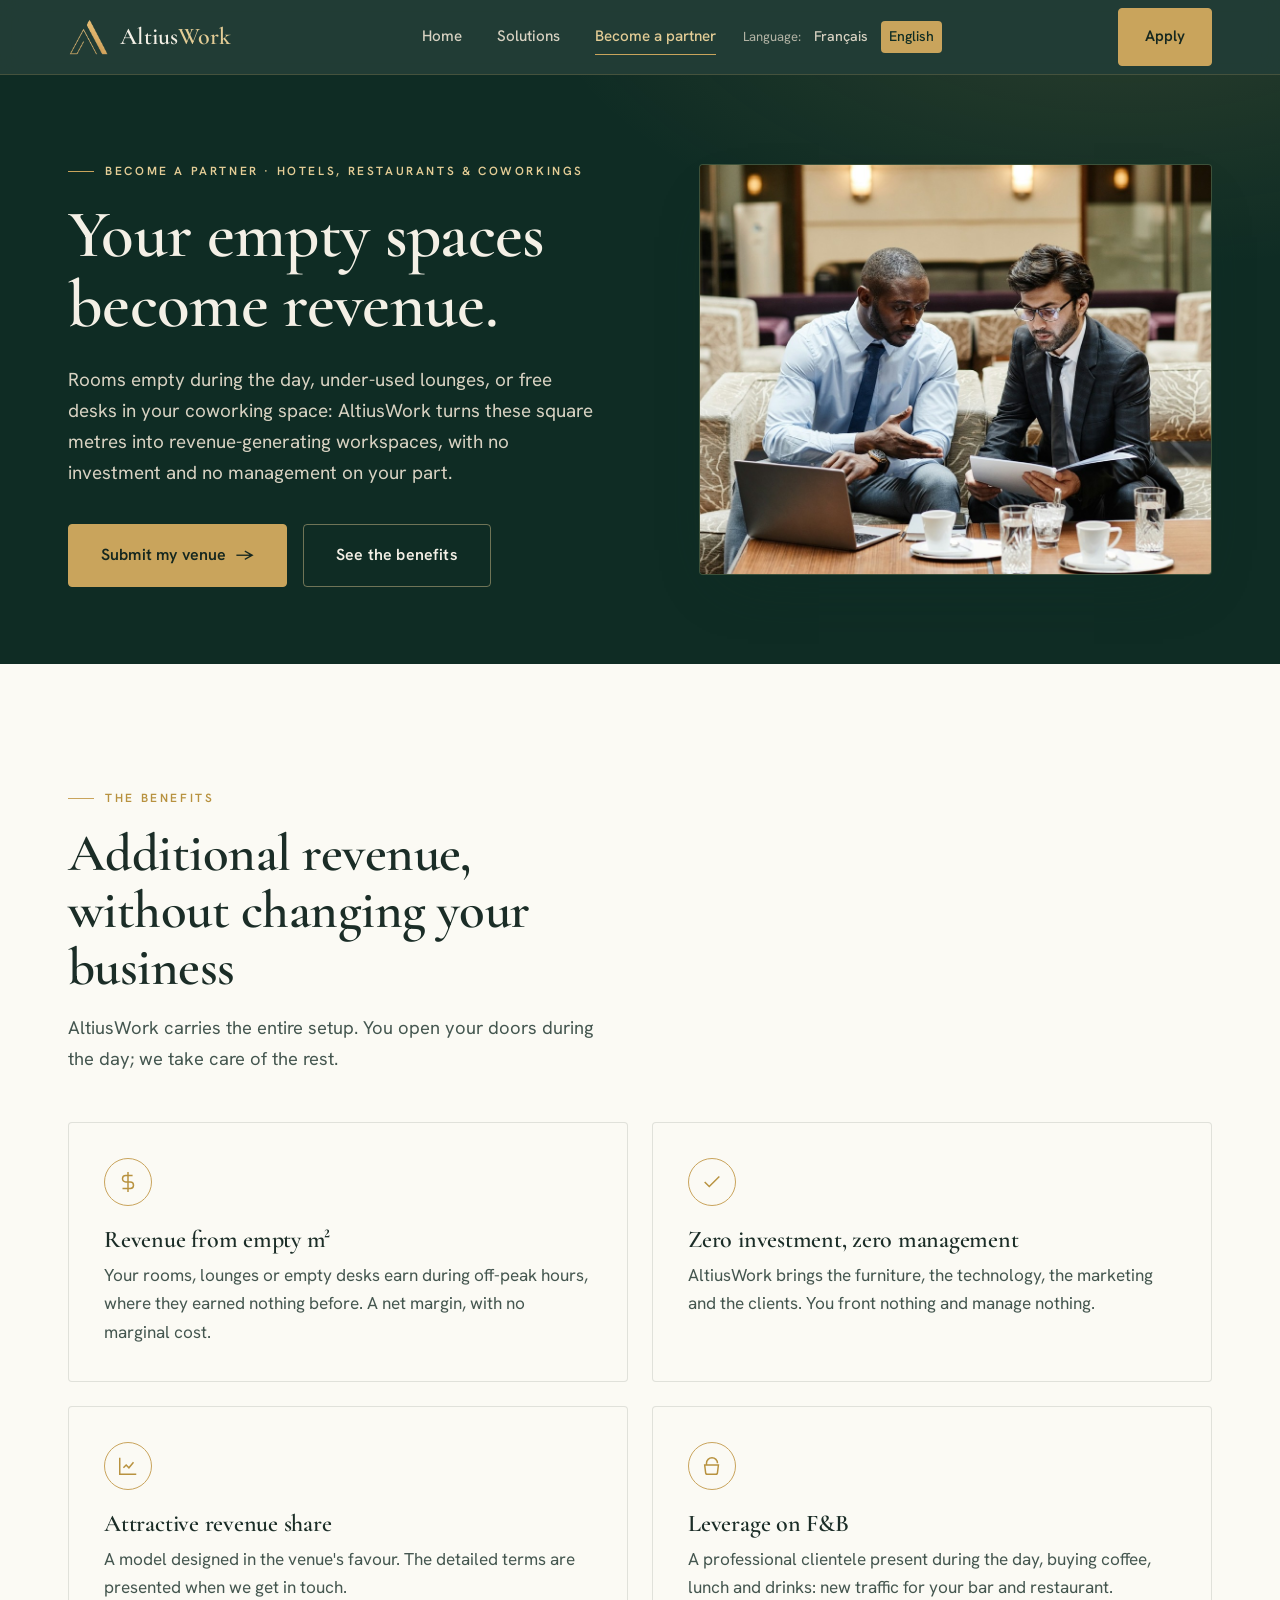
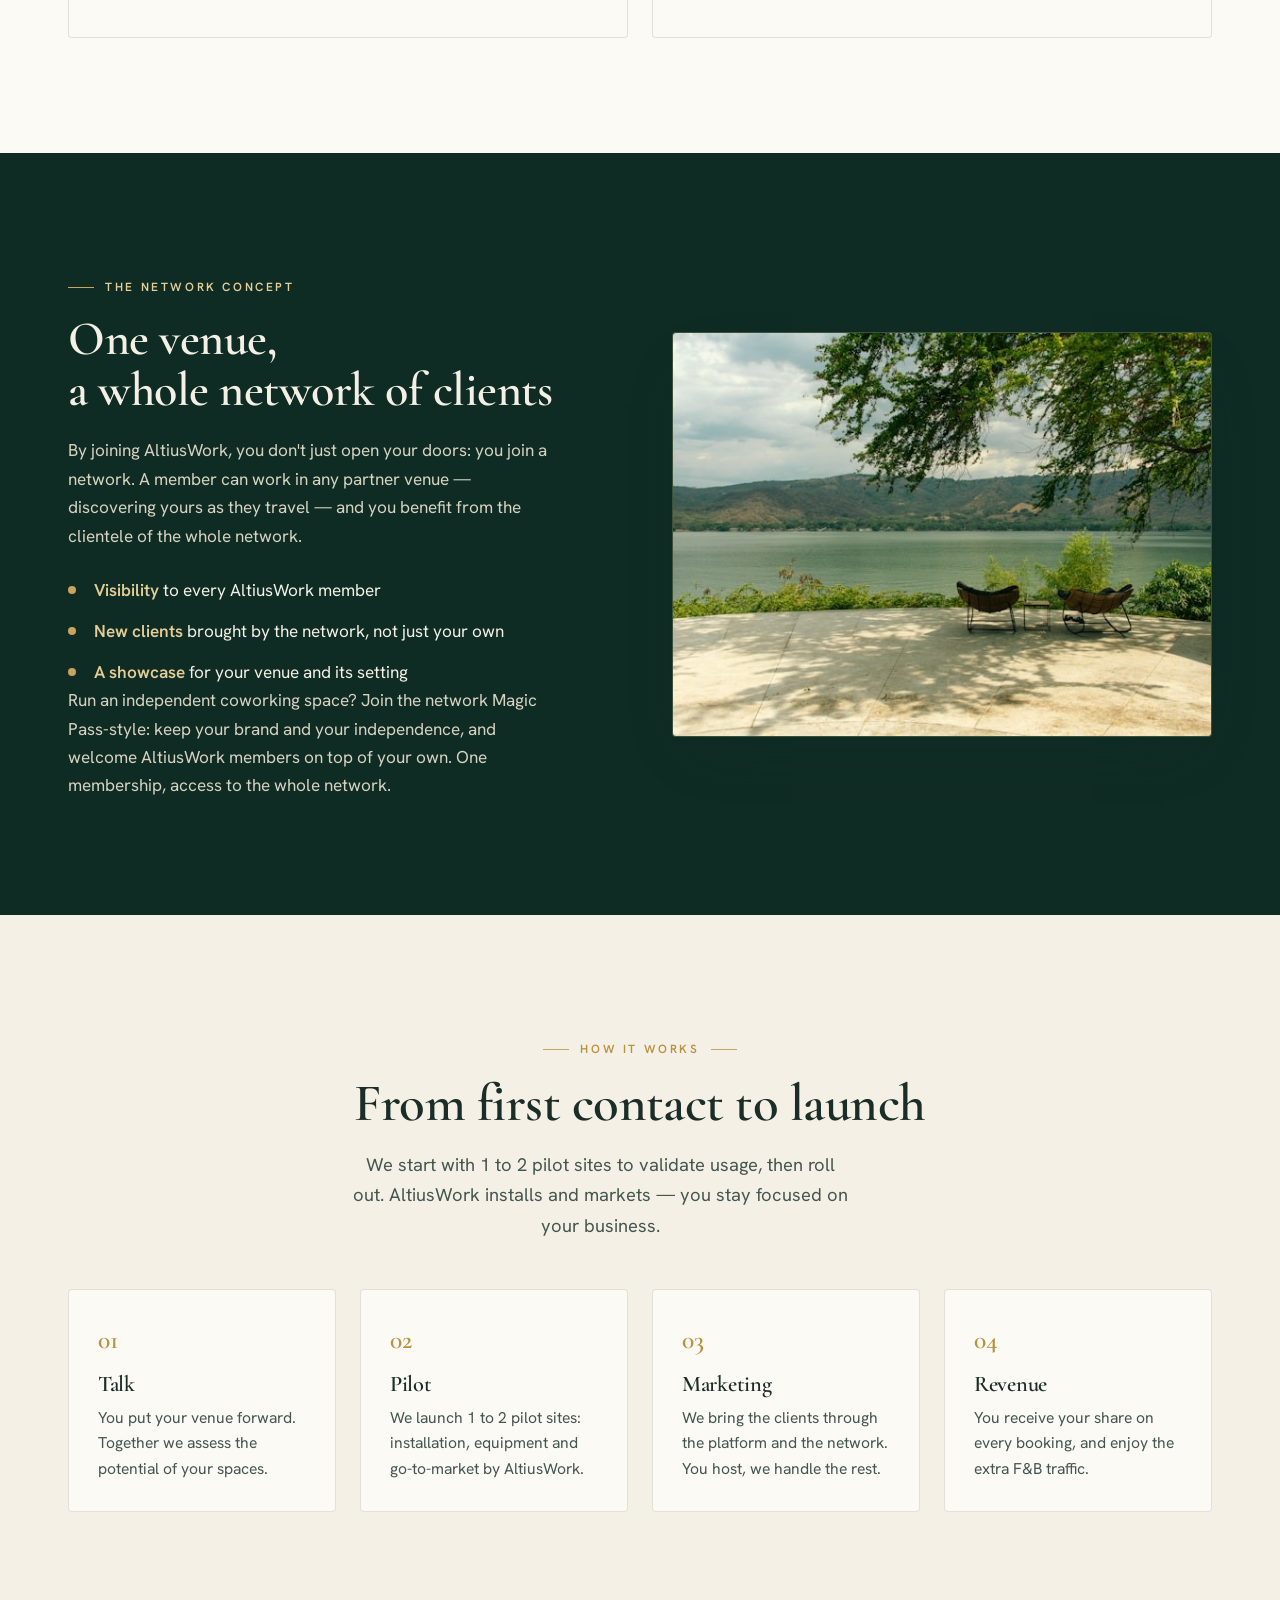
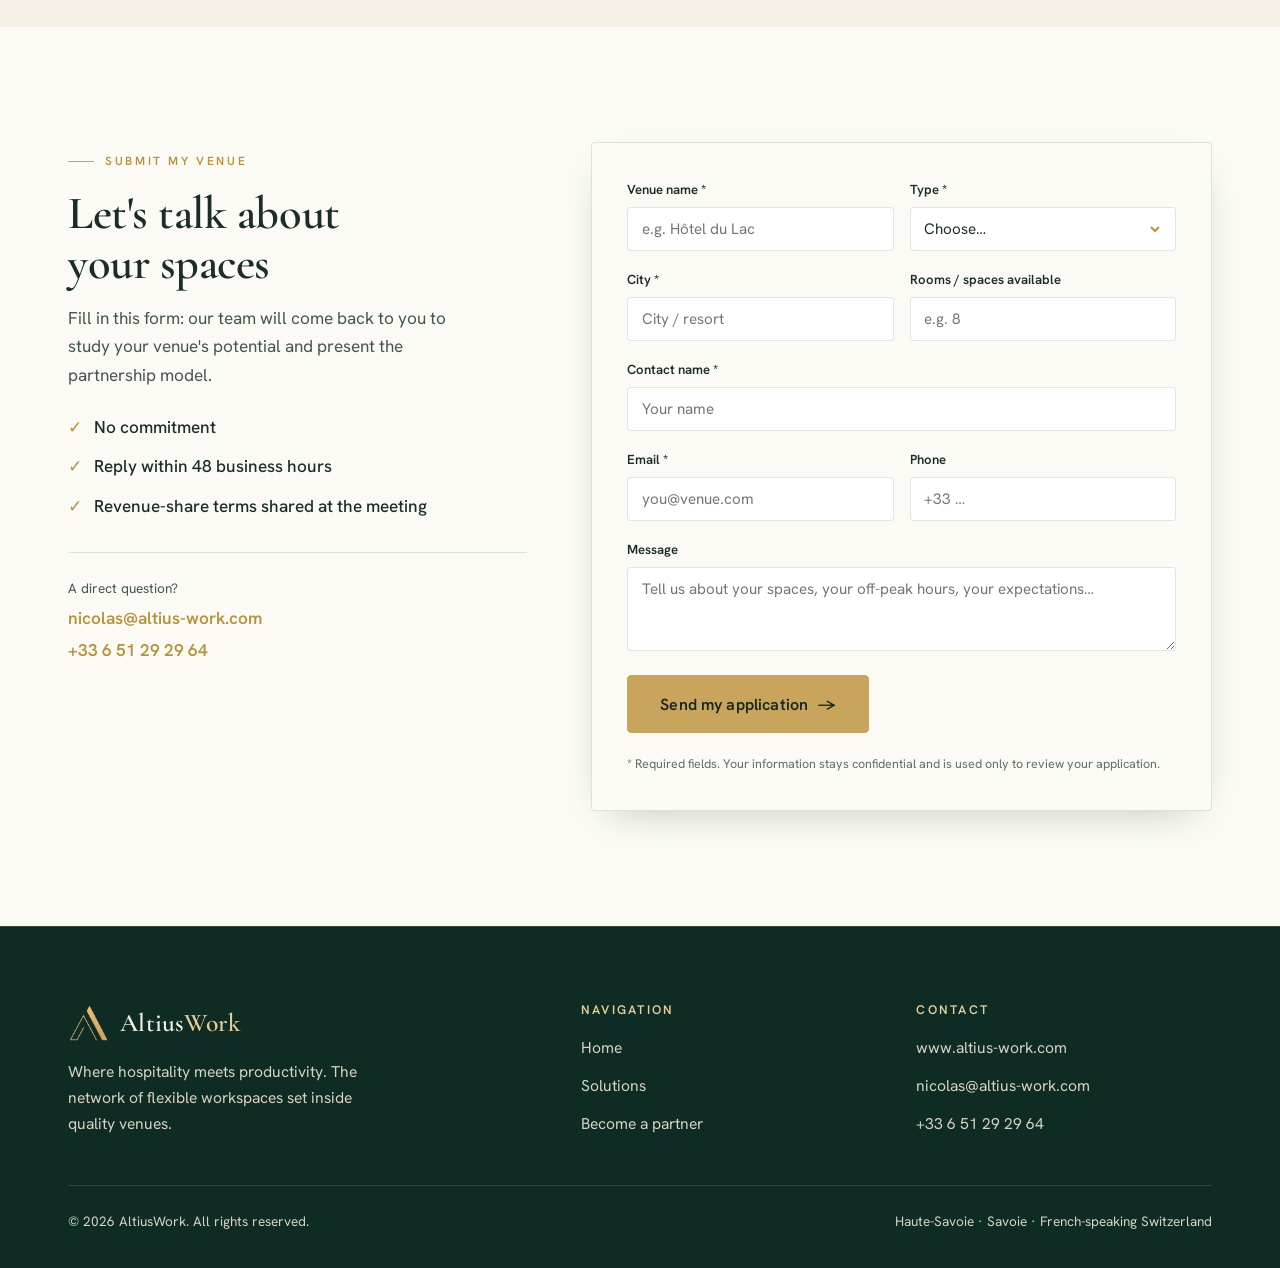
<file: en/partenaires.html>
<!doctype html>
<html lang="en">
<head>
<meta charset="utf-8">
<meta name="viewport" content="width=device-width, initial-scale=1">
<title>Become a partner — AltiusWork</title>
<meta name="description" content="Monetise your empty daytime spaces. Zero investment, zero management: AltiusWork installs, equips and markets. A revenue-share model designed for hotels, restaurant-bars and independent coworking spaces.">
<link rel="icon" type="image/png" href="../assets/favicon.png">
<link rel="stylesheet" href="../assets/altius.css">
</head>
<body>

<!-- ===================== HEADER ===================== -->
<header class="site-header">
  <div class="container nav">
    <a class="brand" href="index.html" aria-label="AltiusWork — home">
      <img class="mark" src="../assets/logo-mark.png" alt="">
      <span class="word">Altius<b>Work</b></span>
    </a>
    <nav class="nav-menu" id="navMenu">
      <ul class="nav-links">
        <li><a href="index.html">Home</a></li>
        <li><a href="solutions.html">Solutions</a></li>
        <li><a href="partenaires.html" class="active">Become a partner</a></li>
        <li class="nav-lang"><span class="lang-label">Language:</span><a href="../partenaires.html">Français</a><a href="partenaires.html" class="active" aria-current="true">English</a></li>
      </ul>
      <a class="btn btn-gold nav-mobile-cta" href="#candidature">Apply</a>
    </nav>
    <div class="nav-cta">
      <a class="btn btn-gold" href="#candidature">Apply</a>
    </div>
    <button class="nav-toggle" id="navToggle" aria-label="Menu"><span></span><span></span><span></span></button>
  </div>
</header>

<!-- ===================== PAGE HERO ===================== -->
<section class="page-hero on-dark">
  <div class="container partner-hero">
    <div class="partner-hero-text">
      <span class="eyebrow">Become a partner · Hotels, restaurants &amp; coworkings</span>
      <h1>Your empty spaces<br>become revenue.</h1>
      <p class="page-hero-lead">Rooms empty during the day, under-used lounges, or free desks in your coworking space: AltiusWork turns these square metres into revenue-generating workspaces, with no investment and no management on your part.</p>
      <div class="page-hero-actions">
        <a class="btn btn-gold btn-lg" href="#candidature">Submit my venue <span class="arrow">→</span></a>
        <a class="btn btn-outline btn-lg" href="#avantages">See the benefits</a>
      </div>
    </div>
    <div class="partner-hero-media">
      <div class="ph hero-ph has-photo"><img src="../assets/img/partner.jpg" alt="Hotel lounge hosting professionals during the day"></div>
    </div>
  </div>
</section>

<!-- ===================== BENEFITS ===================== -->
<section class="section on-paper" id="avantages">
  <div class="container">
    <div class="section-head reveal">
      <span class="eyebrow">The benefits</span>
      <h2>Additional revenue,<br>without changing your business</h2>
      <p class="lead">AltiusWork carries the entire setup. You open your doors during the day; we take care of the rest.</p>
    </div>
    <div class="grid cols-2 adv-grid">
      <article class="adv-card reveal">
        <div class="icon-badge"><svg viewBox="0 0 24 24" fill="none" stroke="currentColor" stroke-width="1.6"><path d="M12 1v22M17 5H9.5a3.5 3.5 0 000 7h5a3.5 3.5 0 010 7H6"/></svg></div>
        <h3>Revenue from empty m²</h3>
        <p>Your rooms, lounges or empty desks earn during off-peak hours, where they earned nothing before. A net margin, with no marginal cost.</p>
      </article>
      <article class="adv-card reveal">
        <div class="icon-badge"><svg viewBox="0 0 24 24" fill="none" stroke="currentColor" stroke-width="1.6"><path d="M20 6L9 17l-5-5"/></svg></div>
        <h3>Zero investment, zero management</h3>
        <p>AltiusWork brings the furniture, the technology, the marketing and the clients. You front nothing and manage nothing.</p>
      </article>
      <article class="adv-card reveal">
        <div class="icon-badge"><svg viewBox="0 0 24 24" fill="none" stroke="currentColor" stroke-width="1.6"><path d="M3 3v18h18M7 14l3-3 3 3 5-6"/></svg></div>
        <h3>Attractive revenue share</h3>
        <p>A model designed in the venue's favour. The detailed terms are presented when we get in touch.</p>
      </article>
      <article class="adv-card reveal">
        <div class="icon-badge"><svg viewBox="0 0 24 24" fill="none" stroke="currentColor" stroke-width="1.6"><path d="M5 11h13M6 11V9a6 6 0 0112 0M4 11h15l-1 8a2 2 0 01-2 2H7a2 2 0 01-2-2z"/></svg></div>
        <h3>Leverage on F&amp;B</h3>
        <p>A professional clientele present during the day, buying coffee, lunch and drinks: new traffic for your bar and restaurant.</p>
      </article>
    </div>
  </div>
</section>

<!-- ===================== NETWORK CONCEPT ===================== -->
<section class="section on-dark">
  <div class="container network">
    <div class="network-text reveal">
      <span class="eyebrow">The network concept</span>
      <h2>One venue,<br>a whole network of clients</h2>
      <p>By joining AltiusWork, you don't just open your doors: you join a network. A member can work in any partner venue — discovering yours as they travel — and you benefit from the clientele of the whole network.</p>
      <ul class="network-list">
        <li><strong>Visibility</strong> to every AltiusWork member</li>
        <li><strong>New clients</strong> brought by the network, not just your own</li>
        <li><strong>A showcase</strong> for your venue and its setting</li>
      </ul>
      <p class="network-coworking">Run an independent coworking space? Join the network Magic Pass-style: keep your brand and your independence, and welcome AltiusWork members on top of your own. One membership, access to the whole network.</p>
    </div>
    <div class="network-media reveal">
      <div class="ph hero-ph has-photo"><img src="../assets/img/landscape.jpg" alt="Network of venues in Haute-Savoie and Savoie"></div>
    </div>
  </div>
</section>

<!-- ===================== HOW IT WORKS ===================== -->
<section class="section on-cream">
  <div class="container">
    <div class="section-head center reveal">
      <span class="eyebrow center">How it works</span>
      <h2>From first contact to launch</h2>
      <p class="lead">We start with 1 to 2 pilot sites to validate usage, then roll out. AltiusWork installs and markets — you stay focused on your business.</p>
    </div>
    <div class="grid cols-4 partner-steps">
      <div class="pstep reveal"><span class="step-num">01</span><h3>Talk</h3><p>You put your venue forward. Together we assess the potential of your spaces.</p></div>
      <div class="pstep reveal"><span class="step-num">02</span><h3>Pilot</h3><p>We launch 1 to 2 pilot sites: installation, equipment and go-to-market by AltiusWork.</p></div>
      <div class="pstep reveal"><span class="step-num">03</span><h3>Marketing</h3><p>We bring the clients through the platform and the network. You host, we handle the rest.</p></div>
      <div class="pstep reveal"><span class="step-num">04</span><h3>Revenue</h3><p>You receive your share on every booking, and enjoy the extra F&amp;B traffic.</p></div>
    </div>
  </div>
</section>

<!-- ===================== FORM ===================== -->
<section class="section on-paper" id="candidature">
  <div class="container">
    <div class="apply-grid">
      <div class="apply-aside reveal">
        <span class="eyebrow">Submit my venue</span>
        <h2>Let's talk about your spaces</h2>
        <p>Fill in this form: our team will come back to you to study your venue's potential and present the partnership model.</p>
        <ul class="apply-points">
          <li>No commitment</li>
          <li>Reply within 48 business hours</li>
          <li>Revenue-share terms shared at the meeting</li>
        </ul>
        <div class="apply-contact">
          <span>A direct question?</span>
          <a href="mailto:nicolas@altius-work.com">nicolas@altius-work.com</a>
          <a href="tel:+33651292964">+33 6 51 29 29 64</a>
        </div>
      </div>

      <form class="contact-form apply-form" action="https://formspree.io/f/xbdvjdvn" method="POST" data-ok="partOk">
        <div class="field two">
          <div>
            <label for="p-estab">Venue name *</label>
            <input id="p-estab" name="establishment" type="text" required placeholder="e.g. Hôtel du Lac">
          </div>
          <div>
            <label for="p-type">Type *</label>
            <select id="p-type" name="type" required>
              <option value="">Choose…</option>
              <option>Hotel</option>
              <option>Restaurant / Bar (AltiusSpot)</option>
              <option>Independent coworking space</option>
              <option>Other venue</option>
            </select>
          </div>
        </div>
        <div class="field two">
          <div>
            <label for="p-city">City *</label>
            <input id="p-city" name="city" type="text" required placeholder="City / resort">
          </div>
          <div>
            <label for="p-spaces">Rooms / spaces available</label>
            <input id="p-spaces" name="spaces" type="number" min="0" placeholder="e.g. 8">
          </div>
        </div>
        <div class="field">
          <label for="p-contact">Contact name *</label>
          <input id="p-contact" name="contact" type="text" required placeholder="Your name">
        </div>
        <div class="field two">
          <div>
            <label for="p-email">Email *</label>
            <input id="p-email" name="email" type="email" required placeholder="you@venue.com">
          </div>
          <div>
            <label for="p-phone">Phone</label>
            <input id="p-phone" name="phone" type="tel" placeholder="+33 …">
          </div>
        </div>
        <div class="field">
          <label for="p-msg">Message</label>
          <textarea id="p-msg" name="message" rows="3" placeholder="Tell us about your spaces, your off-peak hours, your expectations…"></textarea>
        </div>
        <button class="btn btn-gold btn-lg" type="submit">Send my application <span class="arrow">→</span></button>
        <p id="partOk" class="form-ok" hidden>Thank you! Your application has been received — our team will contact you within 48 business hours.</p>
        <p class="form-legal">* Required fields. Your information stays confidential and is used only to review your application.</p>
      </form>
    </div>
  </div>
</section>

<!-- ===================== FOOTER ===================== -->
<footer class="site-footer">
  <div class="container">
    <div class="footer-grid">
      <div>
        <a class="brand" href="index.html">
          <img class="mark" src="../assets/logo-mark.png" alt="">
          <span class="word">Altius<b>Work</b></span>
        </a>
        <p class="footer-blurb">Where hospitality meets productivity. The network of flexible workspaces set inside quality venues.</p>
      </div>
      <div class="footer-col">
        <h4>Navigation</h4>
        <ul>
          <li><a href="index.html">Home</a></li>
          <li><a href="solutions.html">Solutions</a></li>
          <li><a href="partenaires.html">Become a partner</a></li>
        </ul>
      </div>
      <div class="footer-col">
        <h4>Contact</h4>
        <ul>
          <li><a href="https://www.altius-work.com">www.altius-work.com</a></li>
          <li><a href="mailto:nicolas@altius-work.com">nicolas@altius-work.com</a></li>
          <li><a href="tel:+33651292964">+33 6 51 29 29 64</a></li>
        </ul>
      </div>
    </div>
    <div class="footer-bottom">
      <span>© 2026 AltiusWork. All rights reserved.</span>
      <span>Haute-Savoie · Savoie · French-speaking Switzerland</span>
    </div>
  </div>
</footer>

<link rel="stylesheet" href="../assets/partenaire.css">
<script src="../assets/site.js"></script>
</body>
</html>
</file>
<file: assets/altius.css>
/* ============================================================
   AltiusWork — Design System
   "Where hospitality meets productivity"
   ============================================================ */

@import url('https://fonts.googleapis.com/css2?family=Cormorant+Garamond:ital,wght@0,400;0,500;0,600;0,700;1,400;1,500&family=Hanken+Grotesk:wght@400;500;600;700;800&display=swap');

:root{
  /* Brand palette */
  --sapin:        #0F2C24;   /* deep forest green — primary */
  --sapin-800:    #163A30;   /* slightly raised surface on dark */
  --sapin-700:    #1E4A3D;
  --or:           #C9A45C;   /* gold / champagne — accent */
  --or-deep:      #B8923F;
  --or-light:     #E4CD96;
  --creme:        #F4F0E6;   /* cream — alternating light sections */
  --paper:        #FBFAF4;   /* near-white warm — base light bg */
  --ink:          #1B2D27;   /* dark text on light */
  --ink-soft:     #44564F;   /* muted text on light */
  --cream-soft:   #D8D2C2;   /* muted text on dark */
  --line-dark:    rgba(201,164,92,.22);
  --line-light:   rgba(27,45,39,.12);

  --serif: 'Cormorant Garamond', 'Hoefler Text', Georgia, serif;
  --sans:  'Hanken Grotesk', system-ui, -apple-system, sans-serif;

  --maxw: 1240px;
  --gutter: clamp(1.25rem, 4vw, 3rem);
  --radius: 4px;
  --shadow: 0 24px 60px -28px rgba(15,44,36,.45);
  --shadow-soft: 0 14px 40px -22px rgba(15,44,36,.35);
}

*{box-sizing:border-box;}
html{scroll-behavior:smooth;}
body{
  margin:0;
  font-family:var(--sans);
  background:var(--paper);
  color:var(--ink);
  font-size:clamp(1rem,.97rem + .15vw,1.075rem);
  line-height:1.65;
  -webkit-font-smoothing:antialiased;
  text-rendering:optimizeLegibility;
}
img{max-width:100%;display:block;}
a{color:inherit;text-decoration:none;}
button{font-family:inherit;}

h1,h2,h3,h4{
  font-family:var(--serif);
  font-weight:600;
  line-height:1.08;
  letter-spacing:-.01em;
  margin:0;
  text-wrap:balance;
}
h1{line-height:1.04;}
p{margin:0;text-wrap:pretty;}

.container{
  width:100%;
  max-width:var(--maxw);
  margin-inline:auto;
  padding-inline:var(--gutter);
}

/* ---------- Eyebrow / labels ---------- */
.eyebrow{
  font-family:var(--sans);
  font-weight:600;
  font-size:.74rem;
  letter-spacing:.22em;
  text-transform:uppercase;
  color:var(--or-deep);
  display:inline-flex;
  align-items:center;
  gap:.7rem;
}
.eyebrow::before{
  content:"";
  width:26px;height:1px;
  background:var(--or);
  display:inline-block;
}
.eyebrow.center::after{
  content:"";
  width:26px;height:1px;
  background:var(--or);
  display:inline-block;
}
.eyebrow.center{justify-content:center;}
.on-dark .eyebrow{color:var(--or-light);}

/* ---------- Buttons ---------- */
.btn{
  --bg:var(--or);--fg:var(--sapin);--bd:var(--or);
  display:inline-flex;align-items:center;justify-content:center;gap:.6rem;
  padding:.95rem 1.6rem;
  font-family:var(--sans);
  font-weight:600;
  font-size:.95rem;
  letter-spacing:.01em;
  border:1px solid var(--bd);
  border-radius:var(--radius);
  background:var(--bg);
  color:var(--fg);
  cursor:pointer;
  transition:transform .25s ease, background .25s ease, color .25s ease, box-shadow .25s ease;
  white-space:nowrap;
}
.btn:hover{transform:translateY(-2px);box-shadow:0 14px 30px -16px rgba(201,164,92,.7);}
.btn-gold{--bg:var(--or);--fg:#15271f;--bd:var(--or);}
.btn-gold:hover{--bg:var(--or-light);}
.btn-outline{--bg:transparent;--fg:var(--ink);--bd:rgba(27,45,39,.3);}
.btn-outline:hover{--bg:var(--sapin);--fg:#fff;--bd:var(--sapin);box-shadow:none;}
.on-dark .btn-outline{--fg:var(--creme);--bd:rgba(228,205,150,.45);}
.on-dark .btn-outline:hover{--bg:var(--or);--fg:var(--sapin);--bd:var(--or);}
.btn-ghost{--bg:transparent;--fg:var(--or-deep);--bd:transparent;padding-inline:.3rem;}
.btn-ghost:hover{transform:none;box-shadow:none;color:var(--ink);}
.btn-lg{padding:1.1rem 2rem;font-size:1rem;}
.arrow{transition:transform .25s ease;}
.btn:hover .arrow{transform:translateX(4px);}

/* ============================================================
   Header / Navigation
   ============================================================ */
.site-header{
  position:sticky;top:0;z-index:60;
  background:rgba(15,44,36,.92);
  backdrop-filter:blur(12px);
  border-bottom:1px solid var(--line-dark);
}
.nav{
  display:flex;align-items:center;justify-content:space-between;
  gap:1.5rem;
  height:74px;
}
.brand{display:flex;align-items:center;gap:.7rem;}
.brand .mark{height:38px;width:auto;flex:none;}
.brand .word{
  font-family:var(--serif);
  font-weight:600;
  font-size:1.5rem;
  color:var(--creme);
  letter-spacing:.005em;
  line-height:1;
}
.brand .word b{color:var(--or-light);font-weight:600;}
.nav-links{
  display:flex;align-items:center;gap:.4rem;
  list-style:none;margin:0;padding:0;
}
.nav-links a{
  display:inline-block;
  padding:.5rem .9rem;
  font-weight:500;
  font-size:.95rem;
  color:var(--cream-soft);
  border-radius:var(--radius);
  transition:color .2s ease;
  position:relative;
}
.nav-links a:hover{color:var(--creme);}
.nav-links a.active{color:var(--or-light);}
.nav-links a.active::after{
  content:"";position:absolute;left:.9rem;right:.9rem;bottom:.15rem;
  height:1px;background:var(--or);
}
.nav-cta{display:flex;align-items:center;gap:.75rem;}
.nav-mobile-cta{display:none;}
.nav-toggle{
  display:none;
  width:44px;height:44px;
  border:1px solid var(--line-dark);
  background:transparent;border-radius:var(--radius);
  cursor:pointer;
  flex-direction:column;align-items:center;justify-content:center;gap:5px;
}
.nav-toggle span{width:20px;height:1.5px;background:var(--creme);transition:.25s;}

@media (max-width:920px){
  .nav-toggle{display:flex;}
  .nav-links,.nav-cta .btn{display:none;}
  .nav-menu{
    position:absolute;left:0;right:0;top:74px;
    background:var(--sapin);
    border-bottom:1px solid var(--line-dark);
    padding:1rem var(--gutter) 1.6rem;
    transform:translateY(-12px);opacity:0;pointer-events:none;
    transition:.25s ease;
  }
  .nav-menu.open{transform:none;opacity:1;pointer-events:auto;}
  .nav-menu .nav-links{flex-direction:column;align-items:stretch;gap:.1rem;}
  .nav-menu .nav-links a{padding:.85rem .4rem;border-bottom:1px solid var(--line-dark);font-size:1.05rem;}
  .nav-menu .nav-links a.active::after{display:none;}
  .nav-menu .nav-mobile-cta{display:inline-flex;margin-top:1.1rem;width:100%;}
}
@media (min-width:921px){.nav-menu{display:contents;}}

/* Language switch (FR / EN) */
.nav-lang{display:flex;align-items:center;gap:.3rem;margin-left:.4rem;}
.nav-lang .lang-label{color:var(--cream-soft);font-size:.82rem;opacity:.8;}
.nav-links .nav-lang a{padding:.3rem .5rem;font-size:.88rem;border-radius:var(--radius);}
.nav-links .nav-lang a.active{color:var(--sapin);background:var(--or);}
.nav-links .nav-lang a.active:hover{color:var(--sapin);}
.nav-links .nav-lang a.active::after{display:none;}
@media (max-width:920px){
  .nav-menu .nav-links .nav-lang{padding:.85rem .4rem;gap:.5rem;}
  .nav-menu .nav-links .nav-lang a{border-bottom:none;font-size:1rem;}
}

/* ============================================================
   Sections / layout helpers
   ============================================================ */
.section{padding-block:clamp(4.5rem,9vw,8rem);}
.section.tight{padding-block:clamp(3.5rem,6vw,5.5rem);}
.on-dark{background:var(--sapin);color:var(--creme);}
.on-cream{background:var(--creme);}
.on-paper{background:var(--paper);}
.on-dark h1,.on-dark h2,.on-dark h3{color:var(--creme);}

.section-head{max-width:62ch;}
.section-head.center{margin-inline:auto;text-align:center;}
.section-head h2{
  font-size:clamp(2rem,1.3rem + 2.6vw,3.3rem);
  margin-top:1rem;
}
.section-head p.lead{
  margin-top:1.1rem;
  font-size:1.15rem;
  color:var(--ink-soft);
  max-width:54ch;
}
.center .section-head p.lead{margin-inline:auto;}
.on-dark .section-head p.lead{color:var(--cream-soft);}
.section-head .btn-spaced{margin-top:2.2rem;}

.eyebrow.gold-dot{}

/* ============================================================
   Image placeholders
   ============================================================ */
.ph{
  position:relative;
  background-color:var(--sapin-800);
  background-image:repeating-linear-gradient(135deg,
     rgba(201,164,92,.10) 0 2px, transparent 2px 11px);
  display:flex;align-items:flex-end;
  overflow:hidden;
  color:var(--or-light);
  border-radius:var(--radius);
}
.ph.light{
  background-color:#ece6d6;
  background-image:repeating-linear-gradient(135deg,
     rgba(27,45,39,.07) 0 2px, transparent 2px 11px);
  color:var(--ink-soft);
}
.ph .ph-tag{
  font-family:ui-monospace,'SF Mono',Menlo,monospace;
  font-size:.72rem;letter-spacing:.02em;
  margin:1rem;
  padding:.32rem .6rem;
  background:rgba(15,44,36,.72);
  color:var(--or-light);
  border:1px solid var(--line-dark);
  border-radius:3px;
  backdrop-filter:blur(2px);
}
.ph.light .ph-tag{background:rgba(255,255,255,.78);color:var(--ink-soft);border-color:var(--line-light);}
.ph.has-photo{background-image:none;}
.ph img{position:absolute;inset:0;width:100%;height:100%;object-fit:cover;display:block;}

/* ============================================================
   Footer
   ============================================================ */
.site-footer{background:var(--sapin);color:var(--cream-soft);padding-block:clamp(3.5rem,6vw,5rem) 2.2rem;border-top:1px solid var(--line-dark);}
.footer-grid{display:grid;grid-template-columns:1.6fr 1fr 1fr;gap:2.5rem;align-items:start;}
.footer-grid .brand .word{font-size:1.6rem;}
.footer-blurb{margin-top:1.1rem;max-width:34ch;color:var(--cream-soft);font-size:.98rem;}
.footer-col h4{font-family:var(--sans);font-size:.78rem;letter-spacing:.18em;text-transform:uppercase;color:var(--or-light);font-weight:600;margin-bottom:1rem;}
.footer-col ul{list-style:none;margin:0;padding:0;display:flex;flex-direction:column;gap:.6rem;}
.footer-col a{color:var(--cream-soft);font-size:.98rem;transition:color .2s;}
.footer-col a:hover{color:var(--or-light);}
.footer-bottom{
  margin-top:3rem;padding-top:1.5rem;border-top:1px solid var(--line-dark);
  display:flex;justify-content:space-between;gap:1rem;flex-wrap:wrap;
  font-size:.85rem;color:var(--cream-soft);
}
@media (max-width:760px){.footer-grid{grid-template-columns:1fr;gap:2rem;}}

/* ============================================================
   Cards / generic
   ============================================================ */
.card{
  background:var(--paper);
  border:1px solid var(--line-light);
  border-radius:var(--radius);
  padding:2rem;
  transition:transform .3s ease, box-shadow .3s ease, border-color .3s;
}
.card:hover{transform:translateY(-4px);box-shadow:var(--shadow-soft);border-color:var(--or);}
.icon-badge{
  width:48px;height:48px;border-radius:50%;
  display:grid;place-items:center;
  border:1px solid var(--or);
  color:var(--or-deep);
  margin-bottom:1.3rem;
}
.icon-badge svg{width:22px;height:22px;}

.grid{display:grid;gap:1.5rem;}
.cols-3{grid-template-columns:repeat(3,1fr);}
.cols-2{grid-template-columns:repeat(2,1fr);}
.cols-4{grid-template-columns:repeat(4,1fr);}
@media (max-width:980px){.cols-3,.cols-4{grid-template-columns:repeat(2,1fr);}}
@media (max-width:620px){.cols-2,.cols-3,.cols-4{grid-template-columns:1fr;}}

/* Reveal on scroll */
.reveal{opacity:0;transform:translateY(22px);transition:opacity .7s ease, transform .7s ease;}
.reveal.in{opacity:1;transform:none;}
@media (prefers-reduced-motion:reduce){.reveal{opacity:1;transform:none;transition:none;}}
</file>
<file: assets/home.css>
/* ============================================================
   AltiusWork — Home page specific
   ============================================================ */

/* ---------- Hero ---------- */
.hero{
  position:relative;
  background:
    radial-gradient(1200px 600px at 85% -10%, rgba(201,164,92,.14), transparent 60%),
    var(--sapin);
  padding-block:clamp(3.5rem,7vw,6.5rem);
  overflow:hidden;
}
.hero-grid{
  display:grid;
  grid-template-columns:1.05fr .95fr;
  gap:clamp(2rem,5vw,5rem);
  align-items:start;
}
.hero-copy h1{
  font-size:clamp(2.8rem,2rem + 4.4vw,5.4rem);
  font-weight:600;
  margin:1.4rem 0 0;
  color:var(--creme);
}
.hero-copy h1 em{font-style:italic;color:var(--or-light);font-weight:500;}
.hero-lead{
  margin-top:1.6rem;
  font-size:1.2rem;
  color:var(--cream-soft);
  max-width:46ch;
}
.hero-actions{display:flex;flex-wrap:wrap;gap:1rem;margin-top:2.2rem;}
.hero-trust{
  list-style:none;margin:2.6rem 0 0;padding:2rem 0 0;
  border-top:1px solid var(--line-dark);
  display:flex;flex-wrap:wrap;gap:.4rem 2rem;
  color:var(--cream-soft);font-size:.95rem;
}
.hero-trust li{position:relative;padding-left:1.3rem;}
.hero-trust li::before{content:"";position:absolute;left:0;top:.55em;width:7px;height:7px;border-radius:50%;background:var(--or);}
.hero-trust strong{color:var(--creme);font-weight:600;}

.hero-media{position:relative;margin-top:3.3rem;}
.hero-ph{
  aspect-ratio:3/4;
  width:100%;
  box-shadow:var(--shadow);
  border:1px solid var(--line-dark);
}
.hero-chip{
  position:static;margin:.9rem auto 0;width:fit-content;
  display:flex;align-items:center;gap:.85rem;
  background:var(--creme);color:var(--ink);
  padding:.9rem 1.2rem;border-radius:var(--radius);
  box-shadow:var(--shadow);
}
.hero-chip strong{display:block;font-size:.95rem;}
.hero-chip span:not(.chip-dot){display:block;font-size:.82rem;color:var(--ink-soft);}
.chip-dot{width:10px;height:10px;border-radius:50%;background:var(--or);flex:none;box-shadow:0 0 0 4px rgba(201,164,92,.25);}

@media (max-width:880px){
  .hero-grid{grid-template-columns:1fr;}
  .hero-media{order:-1;max-width:440px;margin:0 auto;}
  .hero-ph{aspect-ratio:16/11;}
  .hero-chip{margin-top:.9rem;}
}

/* ---------- Worlds ---------- */
.worlds{margin-top:3.2rem;}
.worlds .card{display:flex;flex-direction:column;background:var(--paper);}
.worlds .card-lead{display:block;font-weight:600;color:var(--sapin);font-size:1.05rem;margin-bottom:.45rem;}
.worlds .card p{color:var(--ink-soft);margin:.4rem 0 1.4rem;}
.worlds .card h3{font-size:1.6rem;}
.worlds .btn-ghost{margin-top:auto;align-self:flex-start;}

/* ---------- How it works ---------- */
.how{display:grid;grid-template-columns:.9fr 1.1fr;gap:clamp(2.5rem,6vw,5rem);align-items:start;}
.how-title{font-size:clamp(1.9rem,1.4rem + 2vw,2.9rem);margin-top:1rem;}
.lead-sm{margin:1.2rem 0 2rem;color:var(--ink-soft);font-size:1.12rem;max-width:42ch;}
.steps{list-style:none;margin:0;padding:0;counter-reset:s;}
.steps li{
  display:grid;grid-template-columns:auto 1fr;gap:1.5rem;
  padding:1.6rem 0;
  border-top:1px solid var(--line-light);
}
.steps li:last-child{border-bottom:1px solid var(--line-light);}
.steps .step-num{font-family:var(--serif);font-size:1.15rem;font-weight:600;line-height:1;width:2.6rem;height:2.6rem;border-radius:50%;background:var(--sapin);color:var(--or-light);display:flex;align-items:center;justify-content:center;}
.steps h3{font-size:1.35rem;margin-bottom:.3rem;}
.steps p{color:var(--ink-soft);}
@media (max-width:820px){.how{grid-template-columns:1fr;}}

/* ---------- Formats ---------- */
.formats{margin-top:3rem;}
.format-card .ph{aspect-ratio:4/3;margin-bottom:1.1rem;}
.format-card h3{font-size:1.4rem;}
.format-card p{color:var(--ink-soft);font-size:.98rem;margin-top:.3rem;}

/* ---------- Stats ---------- */
.stats-band{background:
  radial-gradient(900px 400px at 15% 120%, rgba(201,164,92,.12), transparent 60%),
  var(--sapin);}
.stats{text-align:left;}
.stat{padding:1.2rem 0;border-left:1px solid var(--line-dark);padding-left:1.4rem;}
.stat-num{display:block;font-family:var(--serif);font-size:clamp(2.2rem,1.6rem + 2vw,3rem);color:var(--or-light);font-weight:600;line-height:1;}
.stat-label{display:block;margin-top:.7rem;color:var(--cream-soft);font-size:.95rem;}
.stats-note{margin-top:2.4rem;font-size:.85rem;color:var(--cream-soft);opacity:.8;}

/* ---------- Quote ---------- */
.quote-wrap{max-width:880px;margin-inline:auto;text-align:center;position:relative;}
.quote-mark{font-family:var(--serif);font-size:6rem;line-height:.6;color:var(--or);opacity:.5;height:2.6rem;}
.quote-wrap blockquote{
  font-family:var(--serif);
  font-size:clamp(1.5rem,1.1rem + 1.6vw,2.3rem);
  font-weight:500;line-height:1.32;margin:0;color:var(--ink);
  font-style:italic;
}
.quote-by{display:inline-flex;align-items:center;gap:1rem;margin-top:2.2rem;text-align:left;}
.quote-ph{width:54px;height:54px;border-radius:50%;flex:none;align-items:center;justify-content:center;}
.quote-ph .ph-tag{margin:0;font-size:.6rem;padding:.2rem .35rem;}
.quote-by strong{display:block;}
.quote-by span{display:block;font-size:.88rem;color:var(--ink-soft);}

/* ---------- Témoignages ---------- */
.testimonials{margin-top:3.2rem;}
.testimonials .tcard{background:var(--paper);border:1px solid var(--line-light);border-radius:var(--radius);padding:2rem;display:flex;flex-direction:column;gap:1rem;}
.testimonials .quote-mark{font-size:2.8rem;opacity:1;height:1.6rem;}
.testimonials blockquote{font-family:var(--serif);font-style:italic;font-size:1.08rem;line-height:1.45;margin:0;color:var(--ink);}
.tby{display:flex;align-items:center;gap:.8rem;margin-top:auto;}
.tby .tavatar{width:46px;height:46px;border-radius:50%;background:var(--sapin);color:var(--or-light);display:flex;align-items:center;justify-content:center;font-weight:600;font-size:.92rem;letter-spacing:.03em;flex:none;}
.tby strong{display:block;color:var(--ink);}
.tby span{display:block;font-size:.86rem;color:var(--ink-soft);}

/* ---------- Dual CTA ---------- */
.dual-grid{gap:1.5rem;}
.cta-card{padding:clamp(2rem,4vw,3rem);border-radius:var(--radius);}
.cta-card h3{font-size:clamp(1.6rem,1.3rem + 1.4vw,2.2rem);margin:1rem 0 .7rem;}
.cta-card p{margin-bottom:1.6rem;}
.cta-clients{background:var(--sapin);color:var(--creme);}
.cta-clients h3{color:var(--creme);}
.cta-clients p{color:var(--cream-soft);}
.cta-hotels{background:var(--paper);border:1px solid var(--line-light);}
.cta-hotels p{color:var(--ink-soft);}
</file>
<file: assets/partenaire.css>
/* ============================================================
   AltiusWork — Devenir partenaire
   ============================================================ */

/* ---------- Page hero (inner page) ---------- */
.page-hero{
  background:
    radial-gradient(1000px 520px at 88% -20%, rgba(201,164,92,.16), transparent 60%),
    var(--sapin);
  padding-block:clamp(3rem,6vw,5.5rem);
}
.page-hero h1{font-size:clamp(2.4rem,1.8rem + 3.4vw,4.2rem);color:var(--creme);margin-top:1.2rem;}
.page-hero-lead{margin-top:1.5rem;font-size:1.18rem;color:var(--cream-soft);max-width:48ch;}
.page-hero-actions{display:flex;flex-wrap:wrap;gap:1rem;margin-top:2.2rem;}

.partner-hero{display:grid;grid-template-columns:1.05fr .95fr;gap:clamp(2rem,5vw,4rem);align-items:center;}
.partner-hero-media .hero-ph{aspect-ratio:5/4;box-shadow:var(--shadow);border:1px solid var(--line-dark);}
.partner-hero-media .ph{
  background-color:var(--sapin-800);
}
@media (max-width:880px){
  .partner-hero{grid-template-columns:1fr;}
  .partner-hero-media{max-width:520px;}
  .partner-hero-media .hero-ph{aspect-ratio:16/10;}
}
/* reuse ph helper from base for hero-ph generic */
.hero-ph{aspect-ratio:5/4;width:100%;}

/* ---------- Avantages ---------- */
.adv-grid{margin-top:3rem;}
.adv-card{background:var(--paper);border:1px solid var(--line-light);border-radius:var(--radius);padding:2.2rem;transition:transform .3s, box-shadow .3s, border-color .3s;}
.adv-card:hover{transform:translateY(-4px);box-shadow:var(--shadow-soft);border-color:var(--or);}
.adv-card h3{font-size:1.5rem;margin-bottom:.5rem;}
.adv-card p{color:var(--ink-soft);}

/* ---------- Network ---------- */
.network{display:grid;grid-template-columns:1fr 1fr;gap:clamp(2rem,5vw,4rem);align-items:center;}
.network-text h2{font-size:clamp(1.9rem,1.4rem + 2vw,3rem);margin:1rem 0 1.2rem;}
.network-text p{color:var(--cream-soft);max-width:48ch;}
.network-list{list-style:none;padding:0;margin:1.6rem 0 0;display:flex;flex-direction:column;gap:.8rem;}
.network-list li{position:relative;padding-left:1.6rem;color:var(--creme);}
.network-list li::before{content:"";position:absolute;left:0;top:.6em;width:8px;height:8px;border-radius:50%;background:var(--or);}
.network-list strong{color:var(--or-light);font-weight:600;}
.network-media .hero-ph{aspect-ratio:4/3;box-shadow:var(--shadow);border:1px solid var(--line-dark);}
@media (max-width:880px){.network{grid-template-columns:1fr;}.network-media{order:-1;}}

/* ---------- Partner steps ---------- */
.partner-steps{margin-top:3rem;}
.partner-steps .pstep{background:var(--paper);border:1px solid var(--line-light);border-radius:var(--radius);padding:1.8rem;}
.partner-steps .step-num{font-family:var(--serif);font-size:1.6rem;color:var(--or-deep);font-weight:600;display:block;}
.partner-steps h3{font-size:1.4rem;margin:.7rem 0 .5rem;}
.partner-steps p{color:var(--ink-soft);font-size:.98rem;}

/* ---------- Apply form ---------- */
.apply-grid{display:grid;grid-template-columns:.85fr 1.15fr;gap:clamp(2rem,5vw,4rem);align-items:start;}
.apply-aside h2{font-size:clamp(1.9rem,1.4rem + 2vw,2.9rem);margin:1rem 0 1rem;}
.apply-aside p{color:var(--ink-soft);max-width:38ch;}
.apply-points{list-style:none;padding:0;margin:1.5rem 0 0;display:flex;flex-direction:column;gap:.7rem;}
.apply-points li{position:relative;padding-left:1.6rem;color:var(--ink);font-weight:500;}
.apply-points li::before{content:"✓";position:absolute;left:0;color:var(--or-deep);font-weight:700;}
.apply-contact{margin-top:2rem;padding-top:1.5rem;border-top:1px solid var(--line-light);display:flex;flex-direction:column;gap:.25rem;}
.apply-contact span{font-size:.85rem;color:var(--ink-soft);}
.apply-contact a{color:var(--or-deep);font-weight:600;}
.apply-contact a:hover{color:var(--ink);}
@media (max-width:820px){.apply-grid{grid-template-columns:1fr;}}

/* ---------- Shared form styles ---------- */
.contact-form{
  background:var(--paper);border:1px solid var(--line-light);border-radius:var(--radius);
  padding:clamp(1.4rem,3vw,2.2rem);display:flex;flex-direction:column;gap:1.1rem;box-shadow:var(--shadow-soft);
}
.field{display:flex;flex-direction:column;gap:.4rem;}
.field.two{display:grid;grid-template-columns:1fr 1fr;gap:1rem;}
.field.two>div{display:flex;flex-direction:column;gap:.4rem;}
.field label{font-size:.82rem;font-weight:600;color:var(--ink);}
.field input,.field select,.field textarea{
  font-family:var(--sans);font-size:.95rem;color:var(--ink);
  padding:.7rem .85rem;border:1px solid var(--line-light);border-radius:var(--radius);
  background:#fff;transition:border-color .2s, box-shadow .2s;
}
.field input:focus,.field select:focus,.field textarea:focus{
  outline:none;border-color:var(--or);box-shadow:0 0 0 3px rgba(201,164,92,.18);
}
.field textarea{resize:vertical;}
.field select{-webkit-appearance:none;appearance:none;
  background:#fff url("data:image/svg+xml,%3Csvg xmlns='http://www.w3.org/2000/svg' width='12' height='12' fill='none' stroke='%23B8923F' stroke-width='2'%3E%3Cpath d='M2 4l4 4 4-4'/%3E%3C/svg%3E") no-repeat right .85rem center;
  padding-right:2rem;cursor:pointer;}
.contact-form .btn{margin-top:.4rem;align-self:flex-start;}
.form-ok{font-size:.9rem;color:var(--sapin-700);font-weight:600;background:#eaf2e8;border:1px solid #cfe3cc;padding:.7rem .9rem;border-radius:var(--radius);}
.form-legal{font-size:.78rem;color:var(--ink-soft);opacity:.85;margin-top:.2rem;}
@media (max-width:520px){.field.two{grid-template-columns:1fr;}}
</file>
